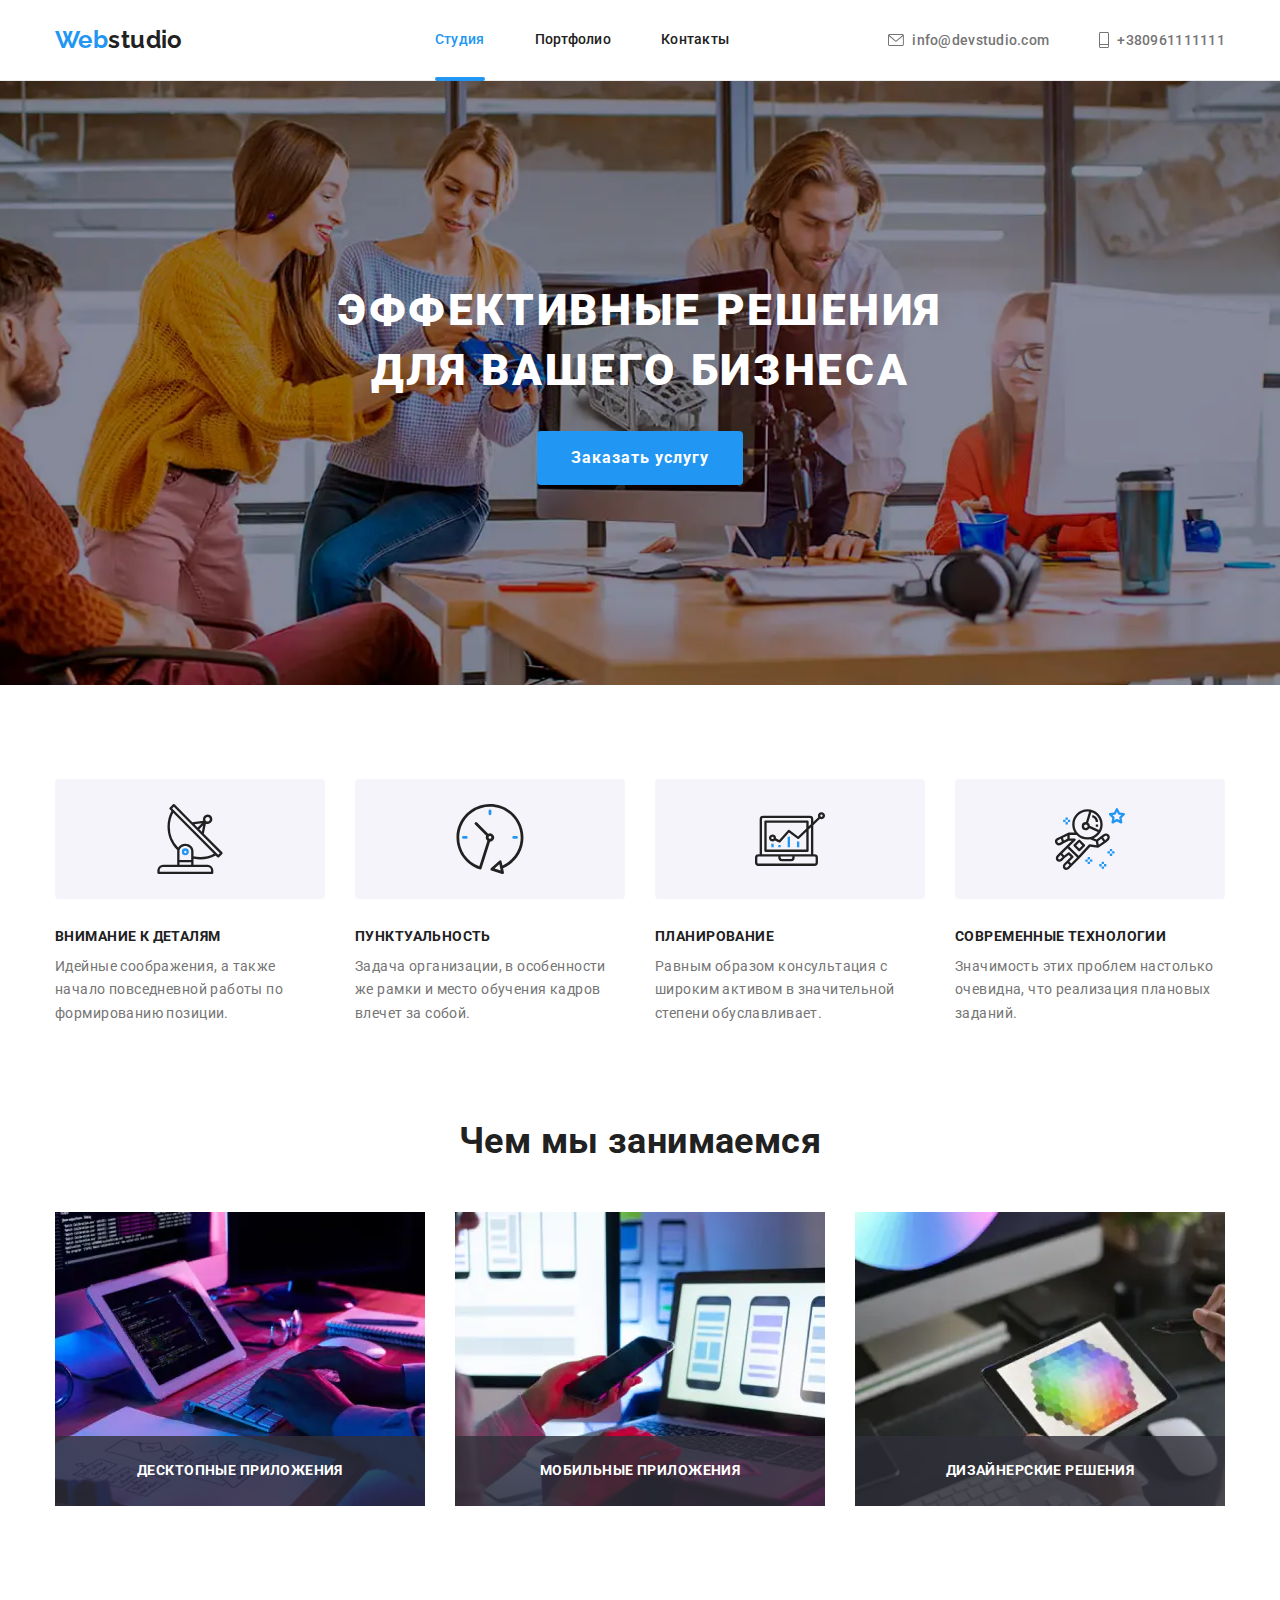
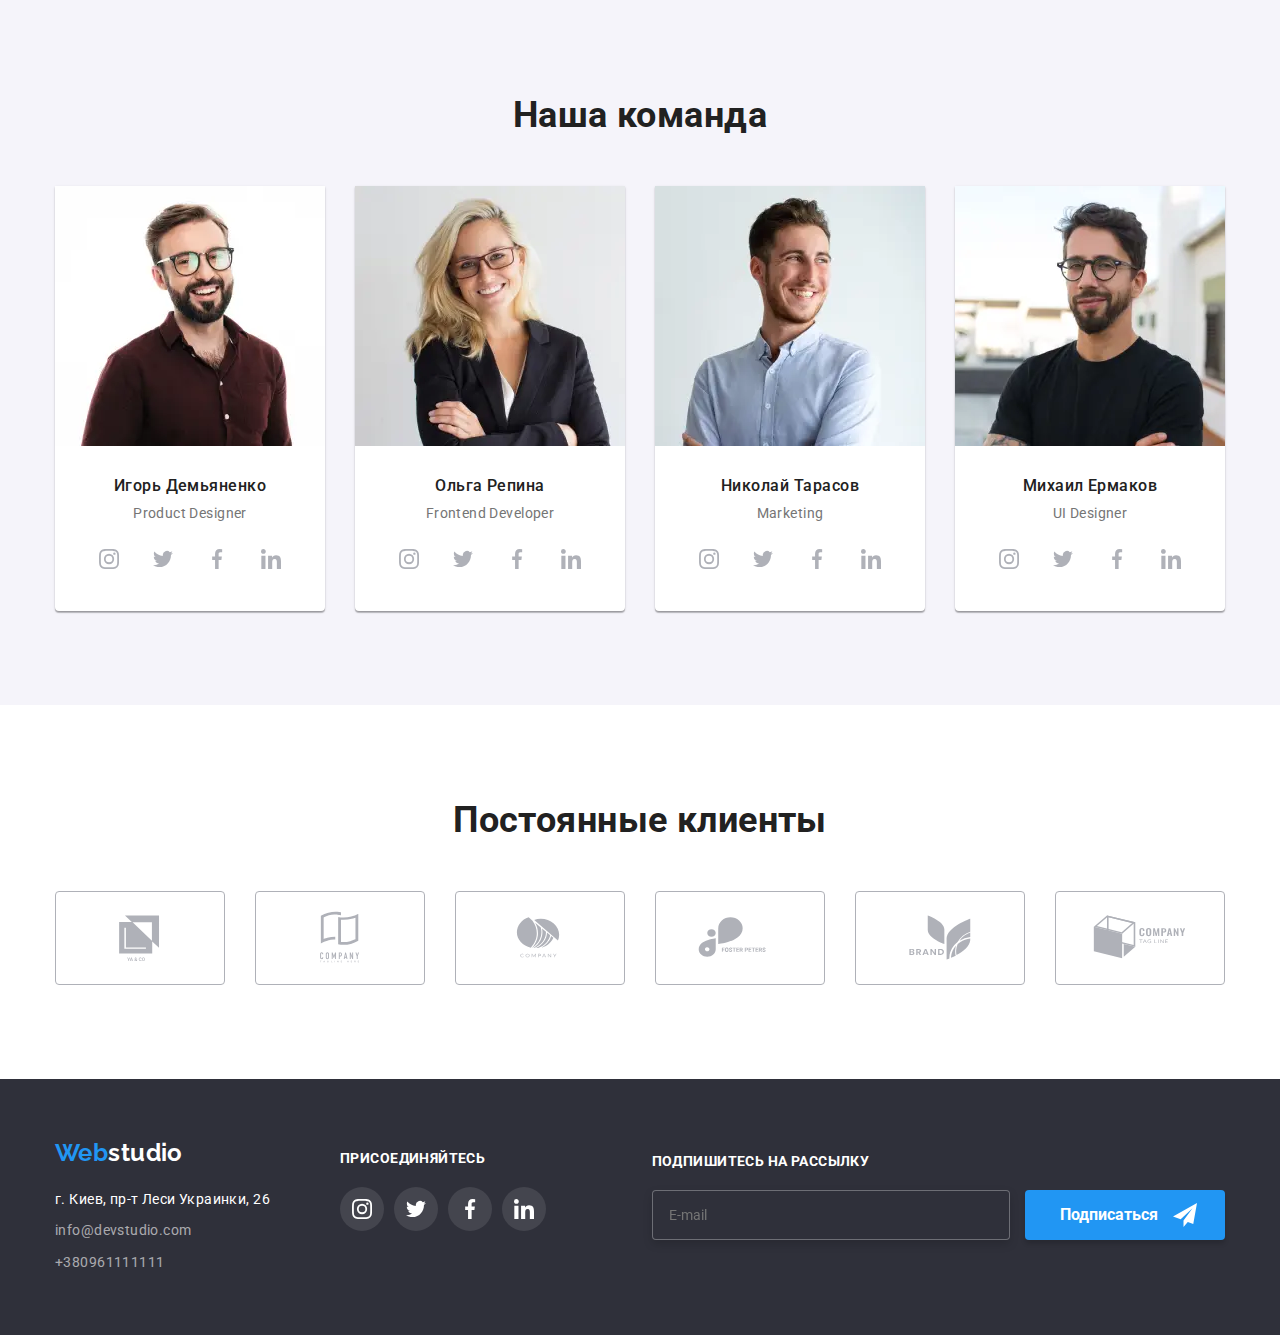
<file: index.html>
<!DOCTYPE html>
<html lang="ru">
  <head>
    <meta charset="UTF-8" />
    <meta http-equiv="X-UA-Compatible" content="IE=edge" />
    <meta name="viewport" content="width=device-width, initial-scale=1.0" />
    <title>Студия</title>

    <link rel="preconnect" href="https://fonts.gstatic.com" />
    <link
      href="https://fonts.googleapis.com/css2?family=Raleway:wght@700&family=Roboto:wght@400;500;700;900&display=swap"
      rel="stylesheet"
    />
    <link
      rel="stylesheet"
      href="https://cdnjs.cloudflare.com/ajax/libs/modern-normalize/1.0.0/modern-normalize.min.css"
    />

    <link rel="stylesheet" href="./css/main.min.css" />
  </head>
  <body>
    <!--===================HEADER================-->
    <header class="header">
      <div class="container">
        <!-- logo -->
        <a href="./" class="logo"
          >Web<span class="logo__accent-text">studio</span></a
        >
        <!-- nav -->
        <nav class="nav">
          <ul class="site-nav list">
            <li class="site-nav__item">
              <a
                href="./index.html"
                class="site-nav__link link current current-link"
                >Студия</a
              >
            </li>
            <li class="site-nav__item">
              <a
                href="./portfolio.html"
                class="site-nav__link link current-link"
              >
                Портфолио</a
              >
            </li>
            <li class="site-nav__item">
              <a href="" class="site-nav__link link current-link">Контакты</a>
            </li>
          </ul>
        </nav>

        <!-- contacts -->
        <ul class="contact-menu list">
          <li class="contact-menu__item">
            <a href="mailto:info@devstudio.com" class="contact-menu__link link">
              <svg class="contact-menu__icon" width="16px" height="12px">
                <use href="./img/symbol-defs.svg#icon-envelope"></use>
              </svg>
              info@devstudio.com</a
            >
          </li>
          <li class="contact-menu__item">
            <a href="tel:+380961111111" class="contact-menu__link link">
              <svg class="contact-menu__icon" width="10px" height="16px">
                <use href="./img/symbol-defs.svg#icon-tel"></use>
              </svg>
              +380961111111</a
            >
          </li>
        </ul>
        <!-- burger button -->
        <button type="button" class="burger-btn" data-menu-button>
          <svg class="burger-icon" width="40" height="40">
            <use href="./img/symbol-defs.svg#icon-burger-btn"></use>
          </svg>
        </button>
      </div>
      <!-- ==============  mobile menu  ============= -->
      <div class="mobile-menu" data-menu>
        <button type="button" class="mobile-menu__close-btn" data-menu-close>
          <svg class="bobile-menu__close-btn-icon" width="40" height="40">
            <use href="./img/symbol-defs.svg#icon-burger-close-btn"></use>
          </svg>
        </button>
        <div>
          <ul class="mobile-menu__list-nav list">
            <li class="mobile-menu__item-nav">
              <a href="./" class="mobile-menu__link-nav link actual">Студио</a>
            </li>
            <li class="mobile-menu__item-nav">
              <a href="./portfolio.html" class="mobile-menu__link-nav link"
                >Портфолио</a
              >
            </li>
            <li class="mobile-menu__item-nav">
              <a href="" class="mobile-menu__link-nav link">Контакты</a>
            </li>
          </ul>
        </div>

        <div>
          <ul class="mobile-menu__list-contacts list">
            <li class="mobile-menu__item-contacts">
              <a
                href="mailto:info@devstudio.com"
                class="mobile-menu__link-contacts contact link"
                >+38 096 111 11 11
              </a>
            </li>
            <li class="mobile-menu__item-contacts">
              <a
                href="tel:+380961111111"
                class="mobile-menu__link-contacts tel link"
                >info@devstudio.com</a
              >
            </li>
          </ul>
          <ul class="mobile-menu__list-network list">
            <li class="mobile-menu__item-network">
              <a href="" class="mobile-menu__link-network link">Instagram</a>
            </li>

            <li class="mobile-menu__item-network">
              <a href="" class="mobile-menu__link-network link">Twitter</a>
            </li>
            <li class="mobile-menu__item-network">
              <a href="" class="mobile-menu__link-network link">Facebook</a>
            </li>
            <li class="mobile-menu__item-network">
              <a href="" class="mobile-menu__link-network link">LinkedIn</a>
            </li>
          </ul>
        </div>
      </div>
    </header>
    <main>
      <!-- =============HERO==================== -->
      <section class="hero">
        <div class="container">
          <h1 class="hero-title">Эффективные решения для вашего бизнеса</h1>
          <button type="button" class="button" data-modal-open>
            Заказать услугу
          </button>
        </div>
      </section>
      <!-- ===============FEATURES================ -->

      <section class="section features">
        <div class="container">
          <h2 class="section-title visually-hidden">Какие мы</h2>
          <ul class="features-list list">
            <li class="features-list__item">
              <div class="features-list__image">
                <svg class="features-list__icon" width="70" height="70">
                  <use href="./img/symbol-defs.svg#icon-antenna-1"></use>
                </svg>
              </div>

              <h3 class="subtitle">Внимание к деталям</h3>
              <p class="features-description">
                Идейные соображения, а также начало повседневной работы по
                формированию позиции.
              </p>
            </li>
            <li class="features-list__item">
              <div class="features-list__image">
                <svg class="features-list__icon" width="70" height="70">
                  <use href="./img/symbol-defs.svg#icon-antenna-2"></use>
                </svg>
              </div>
              <h3 class="subtitle">Пунктуальность</h3>
              <p class="features-description">
                Задача организации, в особенности же рамки и место обучения
                кадров влечет за собой.
              </p>
            </li>
            <li class="features-list__item">
              <div class="features-list__image">
                <svg class="features-list__icon" width="70" height="70">
                  <use href="./img/symbol-defs.svg#icon-antenna-3"></use>
                </svg>
              </div>
              <h3 class="subtitle">Планирование</h3>
              <p class="features-description">
                Равным образом консультация с широким активом в значительной
                степени обуславливает.
              </p>
            </li>
            <li class="features-list__item">
              <div class="features-list__image">
                <svg class="features-list__icon" width="70" height="70">
                  <use href="./img/symbol-defs.svg#icon-antenna-4"></use>
                </svg>
              </div>
              <h3 class="subtitle">Современные технологии</h3>
              <p class="features-description">
                Значимость этих проблем настолько очевидна, что реализация
                плановых заданий.
              </p>
            </li>
          </ul>
        </div>
      </section>
      <!-- ============DEVELOPMENTS============== -->
      <section class="developments section">
        <div class="container">
          <h2 class="section-title">Чем мы занимаемся</h2>
          <ul class="develop-list list">
            <li class="develop-list__item">
              <div class="develop-list__image">
                <picture>
                  <source
                    srcset="
                      ./img/developments/developments-img-1-desktop.webp    1x,
                      ./img/developments/developments-img-1-desktop@2x.webp 2x
                    "
                    media="(min-width:1200px)"
                    type="image/webp"
                  />
                  <source
                    srcset="
                      ./img/developments/developments-img-1-desktop.jpg    1x,
                      ./img/developments/developments-img-1-desktop@2x.jpg 2x
                    "
                    media="(min-width:1200px)"
                  />
                  <img
                    src="./img/developments/developments-img-1-desktop.jpg"
                    alt="leptop"
                  />
                </picture>
                <div class="develop-list__thumb">
                  <p class="develop-list__content">Десктопные приложения</p>
                </div>
              </div>
            </li>
            <li class="develop-list__item">
              <div class="image-thumb">
                <picture>
                  <source
                    srcset="
                      ./img/developments/developments-img-2-desktop.webp    1x,
                      ./img/developments/developments-img-2-desktop@2x.webp 2x
                    "
                    media="(min-width:1200px)"
                    type="image/webp"
                  />
                  <source
                    srcset="
                      ./img/developments/developments-img-2-desktop.jpg    1x,
                      ./img/developments/developments-img-2-desktop@2x.jpg 2x
                    "
                    media="(min-width:1200px)"
                  />
                  <img
                    src="./img/developments/developments-img-2-desktop.jpg"
                    alt="phone"
                  />
                </picture>
              </div>
              <div class="develop-list__thumb">
                <p class="develop-list__content">Мобильные приложения</p>
              </div>
            </li>
            <li class="develop-list__item">
              <div class="image-thumb">
                <picture>
                  <source
                    srcset="
                      ./img/developments/developments-img-3-desktop.webp    1x,
                      ./img/developments/developments-img-3-desktop@2x.webp 2x
                    "
                    media="(min-width:1200px)"
                    type="image/webp"
                  />
                  <source
                    srcset="
                      ./img/developments/developments-img-3-desktop.jpg    1x,
                      ./img/developments/developments-img-3-desktop@2x.jpg 2x
                    "
                    media="(min-width:1200px)"
                  />
                  <img
                    src="./img/developments/developments-img-3-desktop.jpg"
                    alt="tablet"
                  />
                </picture>
              </div>
              <div class="develop-list__thumb">
                <p class="develop-list__content">Дизайнерские решения</p>
              </div>
            </li>
          </ul>
        </div>
      </section>
      <!-- ============TEAM============ -->
      <section class="section command">
        <div class="team-container container">
          <h2 class="section-title">Наша команда</h2>

          <ul class="team-list list">
            <li class="team-list__item">
              <article class="team">
                <picture>
                  <source
                    srcset="
                      ./img/team/team-img-1-desktop.webp    1x,
                      ./img/team/team-img-1-desktop@2x.webp 2x
                    "
                    media="(min-width:1200px)"
                    type="image/webp"
                  />
                  <source
                    srcset="
                      ./img/team/team-img-1-desktop.jpg    1x,
                      ./img/team/team-img-1-desktop@2x.jpg 2x
                    "
                    media="(min-width:1200px)"
                  />
                  <source
                    srcset="
                      ./img/team/team-img-1-tablet.webp    1x,
                      ./img/team/team-img-1-tablet@2x.webp 2x
                    "
                    media="(min-width:768px)"
                    type="image/webp"
                  />
                  <source
                    srcset="
                      ./img/team/team-img-1-tablet.jpg    1x,
                      ./img/team/team-img-1-tablet@2x.jpg 2x
                    "
                    media="(min-width:768px)"
                  />
                  <source
                    srcset="
                      ./img/team/team-img-1-mobile.webp    1x,
                      ./img/team/team-img-1-mobile@2x.webp 2x
                    "
                    media="(min-width:480px)"
                    type="image/webp"
                  />
                  <source
                    srcset="
                      ./img/team/team-img-1-mobile.jpg    1x,
                      ./img/team/team-img-1-mobile@2x.jpg 2x
                    "
                    media="(min-width:480px)"
                  />

                  <img
                    src="./img/team/team-img-1-mobile.jpg"
                    alt="Игорь Демьяненко"
                  />
                </picture>

                <div class="team__thumb">
                  <h3 class="team__name">Игорь Демьяненко</h3>
                  <p class="team__position">Product Designer</p>
                  <ul class="list network-list">
                    <li class="network-list__item">
                      <a
                        class="link network-list__link"
                        href="#"
                        target="_blank"
                        rel="noopener noreferre"
                      >
                        <svg
                          class="network-list__icon"
                          width="20px"
                          height="20px"
                        >
                          <use
                            href="./img/symbol-defs.svg#icon-instagram"
                          ></use>
                        </svg>
                      </a>
                    </li>
                    <li class="network-list__item">
                      <a class="link network-list__link" href="#">
                        <svg
                          class="network-list__icon"
                          width="20px"
                          height="20px"
                        >
                          <use href="./img/symbol-defs.svg#icon-twitter"></use>
                        </svg>
                      </a>
                    </li>
                    <li class="network-list__item">
                      <a
                        class="link network-list__link"
                        href="#"
                        target="_blank"
                        rel="noopener noreferre"
                      >
                        <svg
                          class="network-list__icon"
                          width="20px"
                          height="20px"
                        >
                          <use href="./img/symbol-defs.svg#icon-facebook"></use>
                        </svg>
                      </a>
                    </li>
                    <li class="network-list__item">
                      <a
                        class="link network-list__link"
                        href="#"
                        target="_blank"
                        rel="noopener noreferre"
                      >
                        <svg
                          class="network-list__icon"
                          width="20px"
                          height="20px"
                        >
                          <use href="./img/symbol-defs.svg#icon-linkedin"></use>
                        </svg>
                      </a>
                    </li>
                  </ul>
                </div>
              </article>
            </li>
            <li class="team-list__item">
              <article class="team">
                <picture>
                  <source
                    srcset="
                      ./img/team/team-img-2-desktop.webp    1x,
                      ./img/team/team-img-2-desktop@2x.webp 2x
                    "
                    media="(min-width:1200px)"
                    type="image/webp"
                  />
                  <source
                    srcset="
                      ./img/team/team-img-2-desktop.jpg    1x,
                      ./img/team/team-img-2-desktop@2x.jpg 2x
                    "
                    media="(min-width:1200px)"
                  />
                  <source
                    srcset="
                      ./img/team/team-img-2-tablet.webp    1x,
                      ./img/team/team-img-2-tablet@2x.webp 2x
                    "
                    media="(min-width:768px)"
                    type="image/webp"
                  />
                  <source
                    srcset="
                      ./img/team/team-img-2-tablet.jpg    1x,
                      ./img/team/team-img-2-tablet@2x.jpg 2x
                    "
                    media="(min-width:768px)"
                  />
                  <source
                    srcset="
                      ./img/team/team-img-2-mobile.webp    1x,
                      ./img/team/team-img-2-mobile@2x.webp 2x
                    "
                    media="(min-width:480px)"
                    type="image/webp"
                  />
                  <source
                    srcset="
                      ./img/team/team-img-2-mobile.jpg    1x,
                      ./img/team/team-img-2-mobile@2x.jpg 2x
                    "
                    media="(min-width:480px)"
                  />

                  <img
                    src="./img/team/team-img-2-mobile.jpg"
                    alt="Ольга Репина"
                  />
                </picture>
                <div class="team__thumb">
                  <h3 class="team__name">Ольга Репина</h3>
                  <p class="team__position">Frontend Developer</p>
                  <ul class="list network-list">
                    <li class="network-list__item">
                      <a
                        class="link network-list__link"
                        href="#"
                        target="_blank"
                        rel="noopener noreferre"
                      >
                        <svg
                          class="network-list__icon"
                          width="20px"
                          height="20px"
                        >
                          <use
                            href="./img/symbol-defs.svg#icon-instagram"
                          ></use>
                        </svg>
                      </a>
                    </li>
                    <li class="network-list__item">
                      <a class="link network-list__link" href="#">
                        <svg
                          class="network-list__icon"
                          width="20px"
                          height="20px"
                        >
                          <use href="./img/symbol-defs.svg#icon-twitter"></use>
                        </svg>
                      </a>
                    </li>
                    <li class="network-list__item">
                      <a
                        class="link network-list__link"
                        href="#"
                        target="_blank"
                        rel="noopener noreferre"
                      >
                        <svg
                          class="network-list__icon"
                          width="20px"
                          height="20px"
                        >
                          <use href="./img/symbol-defs.svg#icon-facebook"></use>
                        </svg>
                      </a>
                    </li>
                    <li class="network-list__item">
                      <a
                        class="link network-list__link"
                        href="#"
                        target="_blank"
                        rel="noopener noreferre"
                      >
                        <svg
                          class="network-list__icon"
                          width="20px"
                          height="20px"
                        >
                          <use href="./img/symbol-defs.svg#icon-linkedin"></use>
                        </svg>
                      </a>
                    </li>
                  </ul>
                </div>
              </article>
            </li>
            <li class="team-list__item">
              <article class="team">
                <picture>
                  <source
                    srcset="
                      ./img/team/team-img-3-desktop.webp    1x,
                      ./img/team/team-img-3-desktop@2x.webp 2x
                    "
                    media="(min-width:1200px)"
                    type="image/webp"
                  />
                  <source
                    srcset="
                      ./img/team/team-img-3-desktop.jpg    1x,
                      ./img/team/team-img-3-desktop@2x.jpg 2x
                    "
                    media="(min-width:1200px)"
                  />
                  <source
                    srcset="
                      ./img/team/team-img-3-tablet.webp    1x,
                      ./img/team/team-img-3-tablet@2x.webp 2x
                    "
                    media="(min-width:768px)"
                    type="image/webp"
                  />
                  <source
                    srcset="
                      ./img/team/team-img-3-tablet.jpg    1x,
                      ./img/team/team-img-3-tablet@2x.jpg 2x
                    "
                    media="(min-width:768px)"
                  />
                  <source
                    srcset="
                      ./img/team/team-img-3-mobile.webp    1x,
                      ./img/team/team-img-3-mobile@2x.webp 2x
                    "
                    media="(min-width:480px)"
                    type="image/webp"
                  />
                  <source
                    srcset="
                      ./img/team/team-img-3-mobile.jpg    1x,
                      ./img/team/team-img-3-mobile@2x.jpg 2x
                    "
                    media="(min-width:480px)"
                  />

                  <img
                    src="./img/team/team-img-3-mobile.jpg"
                    alt="Николай Тарасов"
                  />
                </picture>
                <div class="team__thumb">
                  <h3 class="team__name">Николай Тарасов</h3>
                  <p class="team__position">Marketing</p>
                  <ul class="list network-list">
                    <li class="network-list__item">
                      <a
                        class="link network-list__link"
                        href="#"
                        target="_blank"
                        rel="noopener noreferre"
                      >
                        <svg
                          class="network-list__icon"
                          width="20px"
                          height="20px"
                        >
                          <use
                            href="./img/symbol-defs.svg#icon-instagram"
                          ></use>
                        </svg>
                      </a>
                    </li>
                    <li class="network-list__item">
                      <a class="link network-list__link" href="#">
                        <svg
                          class="network-list__icon"
                          width="20px"
                          height="20px"
                        >
                          <use href="./img/symbol-defs.svg#icon-twitter"></use>
                        </svg>
                      </a>
                    </li>
                    <li class="network-list__item">
                      <a
                        class="link network-list__link"
                        href="#"
                        target="_blank"
                        rel="noopener noreferre"
                      >
                        <svg
                          class="network-list__icon"
                          width="20px"
                          height="20px"
                        >
                          <use href="./img/symbol-defs.svg#icon-facebook"></use>
                        </svg>
                      </a>
                    </li>
                    <li class="network-list__item">
                      <a
                        class="link network-list__link"
                        href="#"
                        target="_blank"
                        rel="noopener noreferre"
                      >
                        <svg
                          class="network-list__icon"
                          width="20px"
                          height="20px"
                        >
                          <use href="./img/symbol-defs.svg#icon-linkedin"></use>
                        </svg>
                      </a>
                    </li>
                  </ul>
                </div>
              </article>
            </li>
            <li class="team-list__item">
              <article class="team">
                <picture>
                  <source
                    srcset="
                      ./img/team/team-img-4-desktop.webp    1x,
                      ./img/team/team-img-4-desktop@2x.webp 2x
                    "
                    media="(min-width:1200px)"
                    type="image/webp"
                  />
                  <source
                    srcset="
                      ./img/team/team-img-4-desktop.jpg    1x,
                      ./img/team/team-img-4-desktop@2x.jpg 2x
                    "
                    media="(min-width:1200px)"
                  />
                  <source
                    srcset="
                      ./img/team/team-img-4-tablet.webp    1x,
                      ./img/team/team-img-4-tablet@2x.webp 2x
                    "
                    media="(min-width:768px)"
                    type="image/webp"
                  />
                  <source
                    srcset="
                      ./img/team/team-img-4-tablet.jpg    1x,
                      ./img/team/team-img-4-tablet@2x.jpg 2x
                    "
                    media="(min-width:768px)"
                  />
                  <source
                    srcset="
                      ./img/team/team-img-4-mobile.webp    1x,
                      ./img/team/team-img-4-mobile@2x.webp 2x
                    "
                    media="(min-width:480px)"
                    type="image/webp"
                  />
                  <source
                    srcset="
                      ./img/team/team-img-4-mobile.jpg    1x,
                      ./img/team/team-img-4-mobile@2x.jpg 2x
                    "
                    media="(min-width:480px)"
                  />

                  <img
                    src="./img/team/team-img-4-mobile.jpg"
                    alt="Михаил Ермаков"
                  />
                </picture>
                <div class="team__thumb">
                  <h3 class="team__name">Михаил Ермаков</h3>
                  <p class="team__position">UI Designer</p>
                  <ul class="list network-list">
                    <li class="network-list__item">
                      <a
                        class="link network-list__link"
                        href="#"
                        target="_blank"
                        rel="noopener noreferre"
                      >
                        <svg
                          class="network-list__icon"
                          width="20px"
                          height="20px"
                        >
                          <use
                            href="./img/symbol-defs.svg#icon-instagram"
                          ></use>
                        </svg>
                      </a>
                    </li>
                    <li class="network-list__item">
                      <a class="link network-list__link" href="#">
                        <svg
                          class="network-list__icon"
                          width="20px"
                          height="20px"
                        >
                          <use href="./img/symbol-defs.svg#icon-twitter"></use>
                        </svg>
                      </a>
                    </li>
                    <li class="network-list__item">
                      <a
                        class="link network-list__link"
                        href="#"
                        target="_blank"
                        rel="noopener noreferre"
                      >
                        <svg
                          class="network-list__icon"
                          width="20px"
                          height="20px"
                        >
                          <use href="./img/symbol-defs.svg#icon-facebook"></use>
                        </svg>
                      </a>
                    </li>
                    <li class="network-list__item">
                      <a
                        class="link network-list__link"
                        href="#"
                        target="_blank"
                        rel="noopener noreferre"
                      >
                        <svg
                          class="network-list__icon"
                          width="20px"
                          height="20px"
                        >
                          <use href="./img/symbol-defs.svg#icon-linkedin"></use>
                        </svg>
                      </a>
                    </li>
                  </ul>
                </div>
              </article>
            </li>
          </ul>
        </div>
      </section>
      <!-- =============REGULAR CUSTOMERS====================== -->
      <section class="section">
        <div class="container">
          <h2 class="section-title">Постоянные клиенты</h2>
          <ul class="list regular-customers">
            <li class="regular-customer__item">
              <a
                class="link regular-customer__logo"
                href="#"
                target="_blank"
                rel="noopener noreferre"
              >
                <svg class="regular-customer__icon" width="106px" height="60px">
                  <use href="./img/symbol-defs.svg#icon-Logo-1"></use>
                </svg>
              </a>
            </li>
            <li class="regular-customer__item">
              <a
                class="link regular-customer__logo"
                href="#"
                target="_blank"
                rel="noopener noreferre"
              >
                <svg class="regular-customer__icon" width="106px" height="60px">
                  <use href="./img/symbol-defs.svg#icon-Logo-2"></use>
                </svg>
              </a>
            </li>
            <li class="regular-customer__item">
              <a
                class="link regular-customer__logo"
                href="#"
                target="_blank"
                rel="noopener noreferre"
              >
                <svg class="regular-customer__icon" width="106px" height="60px">
                  <use href="./img/symbol-defs.svg#icon-Logo-3"></use>
                </svg>
              </a>
            </li>
            <li class="regular-customer__item">
              <a
                class="link regular-customer__logo"
                href="#"
                target="_blank"
                rel="noopener noreferre"
              >
                <svg class="regular-customer__icon" width="106px" height="60px">
                  <use href="./img/symbol-defs.svg#icon-Logo-4"></use>
                </svg>
              </a>
            </li>
            <li class="regular-customer__item">
              <a
                class="link regular-customer__logo"
                href="#"
                target="_blank"
                rel="noopener noreferre"
              >
                <svg class="regular-customer__icon" width="106px" height="60px">
                  <use href="./img/symbol-defs.svg#icon-Logo-5"></use>
                </svg>
              </a>
            </li>
            <li class="regular-customer__item">
              <a
                class="link regular-customer__logo"
                href="#"
                target="_blank"
                rel="noopener noreferre"
              >
                <svg class="regular-customer__icon" width="106px" height="60px">
                  <use href="./img/symbol-defs.svg#icon-Logo-6"></use>
                </svg>
              </a>
            </li>
          </ul>
        </div>
      </section>
    </main>
    <!-- ==============FOOTER======================= -->
    <footer class="footer">
      <div class="container footer-container">
        <div class="footer-conteiner__parts">
          <div class="footer-container__part">
            <a href="./" class="logo"
              >Web <span class="logo__footer-text">studio</span></a
            >
            <address class="address">
              <ul class="adrress__list list">
                <li class="address__item">г. Киев, пр-т Леси Украинки, 26</li>
                <li class="address__item">
                  <a href="mailto:info@devstudio.com" class="address__link link"
                    >info@devstudio.com</a
                  >
                </li>
                <li class="address__item">
                  <a href="tel:+38096111111" class="address__link link"
                    >+380961111111</a
                  >
                </li>
              </ul>
            </address>
          </div>
          <div class="footer-container__part">
            <h3 class="subtitle">Присоединяйтесь</h3>

            <ul class="list network-list-footer">
              <li class="network-list-footer__item">
                <a
                  class="link network-list-footer__link"
                  href="#"
                  target="_blank"
                  rel="noopener noreferre"
                >
                  <svg
                    class="network-list-footer__icon"
                    width="20px"
                    height="20px"
                  >
                    <use href="./img/symbol-defs.svg#icon-instagram"></use>
                  </svg>
                </a>
              </li>
              <li class="network-list-footer__item">
                <a
                  class="link network-list-footer__link"
                  href="#"
                  target="_blank"
                  rel="noopener noreferre"
                >
                  <svg
                    class="network-list-footer__icon"
                    width="20px"
                    height="20px"
                  >
                    <use href="./img/symbol-defs.svg#icon-twitter"></use>
                  </svg>
                </a>
              </li>
              <li class="network-list-footer__item">
                <a
                  class="link network-list-footer__link"
                  href="#"
                  target="_blank"
                  rel="noopener noreferre"
                >
                  <svg
                    class="network-list-footer__icon"
                    width="20px"
                    height="20px"
                  >
                    <use href="./img/symbol-defs.svg#icon-facebook"></use>
                  </svg>
                </a>
              </li>
              <li class="network-list-footer__item">
                <a
                  class="link network-list-footer__link"
                  href="#"
                  target="_blank"
                  rel="noopener noreferre"
                >
                  <svg
                    class="network-list-footer__icon"
                    width="20px"
                    height="20px"
                  >
                    <use href="./img/symbol-defs.svg#icon-linkedin"></use>
                  </svg>
                </a>
              </li>
            </ul>
          </div>
        </div>

        <form class="footer-form" autocomplete="off">
          <label>
            <b class="footer-form__label">Подпишитесь на рассылку</b>
            <input
              type="email"
              class="footer-form__input"
              name="mail"
              placeholder="E-mail"
            />
          </label>
          <button type="submit" class="footer-form__btn">
            Подписаться
            <svg class="footer-form__icon" width="24" height="24">
              <use href="./img/symbol-defs.svg#icon-icon-send"></use>
            </svg>
          </button>
        </form>
      </div>
    </footer>
    <!-- ==============MODAL WINDOW=============== -->
    <!-- <div class="backdrop is-hidden" data-modal>
      <div class="modal">
        <button type="button" class="modal__btn-close" data-modal-close>
          <svg class="modal__icon" width="14" height="14">
            <use href="./img/symbol-defs.svg#icon-close-black"></use>
          </svg>
        </button>
        <form class="form" autocomplete="off">
          <p class="form__offer">Оставьте свои данные, мы вам перезвоним</p>
          <label class="form__field">
            <span class="form__label">Имя</span>
            <input type="text" class="form__input" name="name" />
            <svg class="form__icon" width="18" height="18">
              <use href="./img/symbol-defs.svg#icon-person-black"></use>
            </svg>
          </label>
          <label class="form__field">
            <span class="form__label">Телефон</span>
            <input type="tel" class="form__input" name="tel" />
            <svg class="form__icon" width="18" height="18">
              <use href="./img/symbol-defs.svg#icon-phone-black"></use>
            </svg>
          </label>
          <label class="form__field">
            <span class="form__label">Почта</span>
            <input type="email" class="form__input" name="mail" />
            <svg class="form__icon" width="18" height="18">
              <use href="./img/symbol-defs.svg#icon-email-black"></use>
            </svg>
          </label>
          <label class="form__field">
            <span class="form__label">Коментарий</span>
            <textarea
              name="comment"
              class="form__textarea"
              placeholder="Введите текст"
            ></textarea>
          </label>
          <label class="form__chackbox">
            <input
              type="checkbox"
              name="polise"
              class="form__checkbox-hidden visually-hidden"
            />

            <svg class="form__checkbox-icon" width="16" height="15">
              <use href="./img/symbol-defs.svg#icon-icon-check"></use>
            </svg>
            Соглашаюсь с рассылкой и принимаю
            <a href="" class="form__checkbox-link">Условия договора</a>
          </label>

          <button type="submit" class="form__btn-submit">Отправить</button>
        </form>
      </div>
    </div> -->
    <script src="./js/mobile-menu.js"></script>
    <script src="./js/modal.js"></script>
  </body>
</html>
</file>
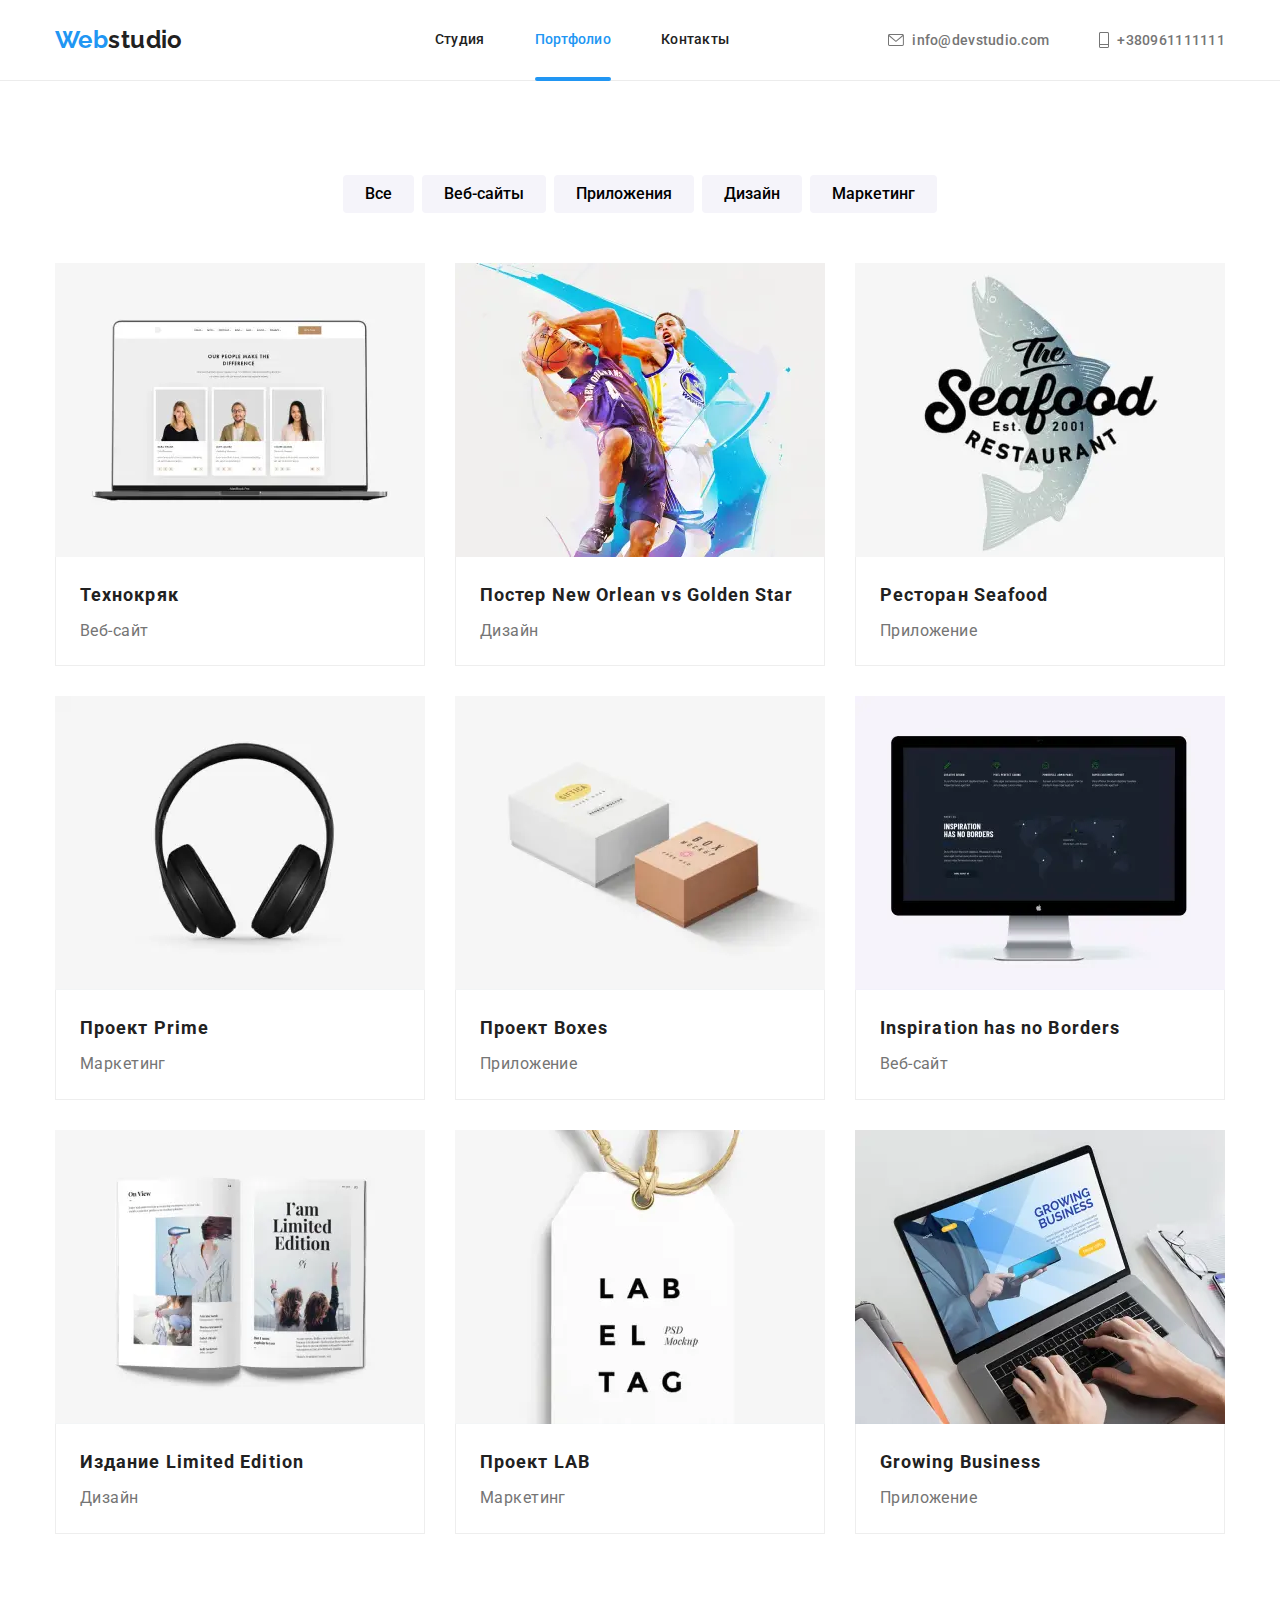
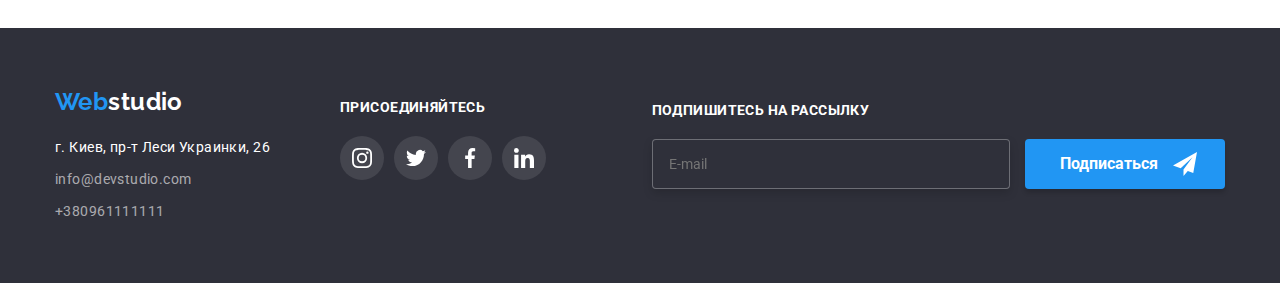
<file: portfolio.html>
<!DOCTYPE html>
<html lang="en">
  <head>
    <meta charset="UTF-8" />
    <meta http-equiv="X-UA-Compatible" content="IE=edge" />
    <meta name="viewport" content="width=device-width, initial-scale=1.0" />
    <title>Портфолио</title>
    <link rel="preconnect" href="https://fonts.gstatic.com" />
    <link
      href="https://fonts.googleapis.com/css2?family=Raleway:wght@700&family=Roboto:wght@400;500;700;900&display=swap"
      rel="stylesheet"
    />
    <link
      rel="stylesheet"
      href="https://cdnjs.cloudflare.com/ajax/libs/modern-normalize/1.0.0/modern-normalize.min.css"
    />
    <link rel="stylesheet" href="./css/portfolio.min.css" />
  </head>
  <body>
    <!-- header -->
    <header class="header">
      <div class="container">
        <!-- logo -->
        <a href="./" class="logo"
          >Web<span class="logo__accent-text">studio</span></a
        >
        <!-- nav -->
        <nav class="nav">
          <ul class="site-nav list">
            <li class="site-nav__item">
              <a href="./index.html" class="site-nav__link link current-link"
                >Студия</a
              >
            </li>
            <li class="site-nav__item">
              <a
                href="./portfolio.html"
                class="site-nav__link link current current-link"
              >
                Портфолио</a
              >
            </li>
            <li class="site-nav__item">
              <a href="" class="site-nav__link link current-link">Контакты</a>
            </li>
          </ul>
        </nav>

        <!-- contacts -->
        <ul class="contact-menu list">
          <li class="contact-menu__item">
            <a href="mailto:info@devstudio.com" class="contact-menu__link link">
              <svg class="contact-menu__icon" width="16px" height="12px">
                <use href="./img/symbol-defs.svg#icon-envelope"></use>
              </svg>
              info@devstudio.com</a
            >
          </li>
          <li class="contact-menu__item">
            <a href="tel:+380961111111" class="contact-menu__link link">
              <svg class="contact-menu__icon" width="10px" height="16px">
                <use href="./img/symbol-defs.svg#icon-tel"></use>
              </svg>
              +380961111111</a
            >
          </li>
        </ul>
        <!-- burger button -->
        <button type="button" class="burger-btn" data-menu-button>
          <svg class="burger-icon" width="40" height="40">
            <use href="./img/symbol-defs.svg#icon-burger-btn"></use>
          </svg>
        </button>
      </div>
      <!-- ==============  mobile menu  ============= -->
      <div class="mobile-menu" data-menu>
        <button type="button" class="mobile-menu__close-btn" data-menu-close>
          <svg class="bobile-menu__close-btn-icon" width="40" height="40">
            <use href="./img/symbol-defs.svg#icon-burger-close-btn"></use>
          </svg>
        </button>
        <ul class="mobile-menu__list-nav list">
          <li class="mobile-menu__item-nav">
            <a href="./" class="mobile-menu__link-nav link">Студио</a>
          </li>
          <li class="mobile-menu__item-nav">
            <a href="./portfolio.html" class="mobile-menu__link-nav link actual"
              >Портфолио</a
            >
          </li>
          <li class="mobile-menu__item-nav">
            <a href="" class="mobile-menu__link-nav link">Контакты</a>
          </li>
        </ul>
        <ul class="mobile-menu__list-contacts list">
          <li class="mobile-menu__item-contacts">
            <a
              href="mailto:info@devstudio.com"
              class="mobile-menu__link-contacts contact link"
              >+38 096 111 11 11
            </a>
          </li>
          <li class="mobile-menu__item-contacts">
            <a
              href="tel:+380961111111"
              class="mobile-menu__link-contacts tel link"
              >info@devstudio.com</a
            >
          </li>
        </ul>
        <ul class="mobile-menu__list-network list">
          <li class="mobile-menu__item-network">
            <a href="" class="mobile-menu__link-network link">Instagram</a>
          </li>

          <li class="mobile-menu__item-network">
            <a href="" class="mobile-menu__link-network link">Twitter</a>
          </li>
          <li class="mobile-menu__item-network">
            <a href="" class="mobile-menu__link-network link">Facebook</a>
          </li>
          <li class="mobile-menu__item-network">
            <a href="" class="mobile-menu__link-network link">LinkedIn</a>
          </li>
        </ul>
      </div>
    </header>

    <main>
      <section class="section">
        <div class="container">
          <h2 class="section-title visually-hidden">Portfolio-section</h2>

          <ul class="filter list">
            <li class="filter__item">
              <button type="button" class="filter__button">Все</button>
            </li>
            <li class="filter__item">
              <button type="button" class="filter__button">Веб-сайты</button>
            </li>
            <li class="filter__item">
              <button type="button" class="filter__button">Приложения</button>
            </li>
            <li class="filter__item">
              <button type="button" class="filter__button">Дизайн</button>
            </li>
            <li class="filter__item">
              <button type="button" class="filter__button">Маркетинг</button>
            </li>
          </ul>

          <!-- portfolio cardset -->

          <ul class="card-set list">
            <li class="card-set__item">
              <a href="" class="card-set__link link"
                ><article class="product">
                  <div class="product__image">
                    <picture>
                      <source
                        srcset="
                          ./img/portfolio/portfolio-img-1-desktop.webp    1x,
                          ./img/portfolio/portfolio-img-1-desktop@2x.webp 2x
                        "
                        media="(min-width:1200px)"
                        type="image/webp"
                      />
                      <source
                        srcset="
                          ./img/portfolio/portfolio-img-1-desktop.jpg    1x,
                          ./img/portfolio/portfolio-img-1-desktop@2x.jpg 2x
                        "
                        media="(min-width:1200px)"
                      />
                      <source
                        srcset="
                          ./img/portfolio/portfolio-img-1-tablet.webp    1x,
                          ./img/portfolio/portfolio-img-1-tablet@2x.webp 2x
                        "
                        media="(min-width:768px)"
                        type="image/webp"
                      />
                      <source
                        srcset="
                          ./img/portfolio/portfolio-img-1-tablet.jpg    1x,
                          ./img/portfolio/portfolio-img-1-tablet@2x.jpg 2x
                        "
                        media="(min-width:768px)"
                      />
                      <source
                        srcset="
                          ./img/portfolio/portfolio-img-1-mobile.webp    1x,
                          ./img/portfolio/portfolio-img-1-mobile@2x.webp 2x
                        "
                        media="(min-width:480px)"
                        type="image/webp"
                      />
                      <source
                        srcset="
                          ./img/portfolio/portfolio-img-1-mobile.jpg    1x,
                          ./img/portfolio/portfolio-img-1-mobile@2x.jpg 2x
                        "
                        media="(min-width:480px)"
                      />

                      <img
                        src="./img/portfolio/portfolio-img-1-mobile.jpg"
                        alt="Игорь Демьяненко"
                      />
                    </picture>
                    <div class="product__overlay">
                      <p class="product__overlay-description">
                        Технокряк это современная площадка распространения
                        коронавируса. Компании используют эту платформу для
                        цифрового шпионажа и атак на защищённые сервера
                        конкурентов.
                      </p>
                    </div>
                  </div>

                  <div class="product__meta">
                    <h3 class="product__company">Технокряк</h3>
                    <p class="product__project">Веб-сайт</p>
                  </div>
                </article>
              </a>
            </li>
            <li class="card-set__item">
              <a href="" class="card-set__link link"
                ><article class="product">
                  <div class="product__image">
                    <picture>
                      <source
                        srcset="
                          ./img/portfolio/portfolio-img-2-desktop.webp    1x,
                          ./img/portfolio/portfolio-img-2-desktop@2x.webp 2x
                        "
                        media="(min-width:1200px)"
                        type="image/webp"
                      />
                      <source
                        srcset="
                          ./img/portfolio/portfolio-img-2-desktop.jpg    1x,
                          ./img/portfolio/portfolio-img-2-desktop@2x.jpg 2x
                        "
                        media="(min-width:1200px)"
                      />
                      <source
                        srcset="
                          ./img/portfolio/portfolio-img-2-tablet.webp    1x,
                          ./img/portfolio/portfolio-img-2-tablet@2x.webp 2x
                        "
                        media="(min-width:768px)"
                        type="image/webp"
                      />
                      <source
                        srcset="
                          ./img/portfolio/portfolio-img-2-tablet.jpg    1x,
                          ./img/portfolio/portfolio-img-2-tablet@2x.jpg 2x
                        "
                        media="(min-width:768px)"
                      />
                      <source
                        srcset="
                          ./img/portfolio/portfolio-img-2-mobile.webp    1x,
                          ./img/portfolio/portfolio-img-2-mobile@2x.webp 2x
                        "
                        media="(min-width:480px)"
                        type="image/webp"
                      />
                      <source
                        srcset="
                          ./img/portfolio/portfolio-img-2-mobile.jpg    1x,
                          ./img/portfolio/portfolio-img-2-mobile@2x.jpg 2x
                        "
                        media="(min-width:480px)"
                      />

                      <img
                        src="./img/portfolio/portfolio-img-2-mobile.jpg"
                        alt="Игорь Демьяненко"
                      />
                    </picture>
                    <div class="product__overlay">
                      <p class="product__overlay-description">
                        Технокряк это современная площадка распространения
                        коронавируса. Компании используют эту платформу для
                        цифрового шпионажа и атак на защищённые сервера
                        конкурентов.
                      </p>
                    </div>
                  </div>
                  <div class="product__meta">
                    <h3 class="product__company">
                      Постер New Orlean vs Golden Star
                    </h3>

                    <p class="product__project">Дизайн</p>
                  </div>
                </article>
              </a>
            </li>
            <li class="card-set__item">
              <a href="" class="card-set__link link"
                ><article class="product">
                  <div class="product__image">
                    <picture>
                      <source
                        srcset="
                          ./img/portfolio/portfolio-img-3-desktop.webp    1x,
                          ./img/portfolio/portfolio-img-3-desktop@2x.webp 2x
                        "
                        media="(min-width:1200px)"
                        type="image/webp"
                      />
                      <source
                        srcset="
                          ./img/portfolio/portfolio-img-3-desktop.jpg    1x,
                          ./img/portfolio/portfolio-img-3-desktop@2x.jpg 2x
                        "
                        media="(min-width:1200px)"
                      />
                      <source
                        srcset="
                          ./img/portfolio/portfolio-img-3-tablet.webp    1x,
                          ./img/portfolio/portfolio-img-3-tablet@2x.webp 2x
                        "
                        media="(min-width:768px)"
                        type="image/webp"
                      />
                      <source
                        srcset="
                          ./img/portfolio/portfolio-img-3-tablet.jpg    1x,
                          ./img/portfolio/portfolio-img-3-tablet@2x.jpg 2x
                        "
                        media="(min-width:768px)"
                      />
                      <source
                        srcset="
                          ./img/portfolio/portfolio-img-3-mobile.webp    1x,
                          ./img/portfolio/portfolio-img-3-mobile@2x.webp 2x
                        "
                        media="(min-width:480px)"
                        type="image/webp"
                      />
                      <source
                        srcset="
                          ./img/portfolio/portfolio-img-3-mobile.jpg    1x,
                          ./img/portfolio/portfolio-img-3-mobile@2x.jpg 2x
                        "
                        media="(min-width:480px)"
                      />

                      <img
                        src="./img/portfolio/portfolio-img-3-mobile.jpg"
                        alt="Игорь Демьяненко"
                      />
                    </picture>
                    <div class="product__overlay">
                      <p class="product__overlay-description">
                        Технокряк это современная площадка распространения
                        коронавируса. Компании используют эту платформу для
                        цифрового шпионажа и атак на защищённые сервера
                        конкурентов.
                      </p>
                    </div>
                  </div>
                  <div class="product__meta">
                    <h3 class="product__company">Ресторан Seafood</h3>
                    <p class="product__project">Приложение</p>
                  </div>
                </article>
              </a>
            </li>
            <li class="card-set__item">
              <a href="" class="card-set__link link"
                ><article class="product">
                  <div class="product__image">
                    <picture>
                      <source
                        srcset="
                          ./img/portfolio/portfolio-img-4-desktop.webp    1x,
                          ./img/portfolio/portfolio-img-4-desktop@2x.webp 2x
                        "
                        media="(min-width:1200px)"
                        type="image/webp"
                      />
                      <source
                        srcset="
                          ./img/portfolio/portfolio-img-4-desktop.jpg    1x,
                          ./img/portfolio/portfolio-img-4-desktop@2x.jpg 2x
                        "
                        media="(min-width:1200px)"
                      />
                      <source
                        srcset="
                          ./img/portfolio/portfolio-img-4-tablet.webp    1x,
                          ./img/portfolio/portfolio-img-4-tablet@2x.webp 2x
                        "
                        media="(min-width:768px)"
                        type="image/webp"
                      />
                      <source
                        srcset="
                          ./img/portfolio/portfolio-img-4-tablet.jpg    1x,
                          ./img/portfolio/portfolio-img-4-tablet@2x.jpg 2x
                        "
                        media="(min-width:768px)"
                      />
                      <source
                        srcset="
                          ./img/portfolio/portfolio-img-4-mobile.webp    1x,
                          ./img/portfolio/portfolio-img-4-mobile@2x.webp 2x
                        "
                        media="(min-width:480px)"
                        type="image/webp"
                      />
                      <source
                        srcset="
                          ./img/portfolio/portfolio-img-4-mobile.jpg    1x,
                          ./img/portfolio/portfolio-img-4-mobile@2x.jpg 2x
                        "
                        media="(min-width:480px)"
                      />

                      <img
                        src="./img/portfolio/portfolio-img-4-mobile.jpg"
                        alt="Игорь Демьяненко"
                      />
                    </picture>
                    <div class="product__overlay">
                      <p class="product__overlay-description">
                        Технокряк это современная площадка распространения
                        коронавируса. Компании используют эту платформу для
                        цифрового шпионажа и атак на защищённые сервера
                        конкурентов.
                      </p>
                    </div>
                  </div>
                  <div class="product__meta">
                    <h3 class="product__company">Проект Prime</h3>
                    <p class="product__project">Маркетинг</p>
                  </div>
                </article>
              </a>
            </li>
            <li class="card-set__item">
              <a href="" class="card-set__link link"
                ><article class="product">
                  <div class="product__image">
                    <picture>
                      <source
                        srcset="
                          ./img/portfolio/portfolio-img-5-desktop.webp    1x,
                          ./img/portfolio/portfolio-img-5-desktop@2x.webp 2x
                        "
                        media="(min-width:1200px)"
                        type="image/webp"
                      />
                      <source
                        srcset="
                          ./img/portfolio/portfolio-img-5-desktop.jpg    1x,
                          ./img/portfolio/portfolio-img-5-desktop@2x.jpg 2x
                        "
                        media="(min-width:1200px)"
                      />
                      <source
                        srcset="
                          ./img/portfolio/portfolio-img-5-tablet.webp    1x,
                          ./img/portfolio/portfolio-img-5-tablet@2x.webp 2x
                        "
                        media="(min-width:768px)"
                        type="image/webp"
                      />
                      <source
                        srcset="
                          ./img/portfolio/portfolio-img-5-tablet.jpg    1x,
                          ./img/portfolio/portfolio-img-5-tablet@2x.jpg 2x
                        "
                        media="(min-width:768px)"
                      />
                      <source
                        srcset="
                          ./img/portfolio/portfolio-img-5-mobile.webp    1x,
                          ./img/portfolio/portfolio-img-5-mobile@2x.webp 2x
                        "
                        media="(min-width:480px)"
                        type="image/webp"
                      />
                      <source
                        srcset="
                          ./img/portfolio/portfolio-img-5-mobile.jpg    1x,
                          ./img/portfolio/portfolio-img-5-mobile@2x.jpg 2x
                        "
                        media="(min-width:480px)"
                      />

                      <img
                        src="./img/portfolio/portfolio-img-5-mobile.jpg"
                        alt="Игорь Демьяненко"
                      />
                    </picture>
                    <div class="product__overlay">
                      <p class="product__overlay-description">
                        Технокряк это современная площадка распространения
                        коронавируса. Компании используют эту платформу для
                        цифрового шпионажа и атак на защищённые сервера
                        конкурентов.
                      </p>
                    </div>
                  </div>
                  <div class="product__meta">
                    <h3 class="product__company">Проект Boxes</h3>
                    <p class="product__project">Приложение</p>
                  </div>
                </article>
              </a>
            </li>
            <li class="card-set__item">
              <a href="" class="card-set__link link"
                ><article class="product">
                  <div class="product__image">
                    <picture>
                      <source
                        srcset="
                          ./img/portfolio/portfolio-img-6-desktop.webp    1x,
                          ./img/portfolio/portfolio-img-6-desktop@2x.webp 2x
                        "
                        media="(min-width:1200px)"
                        type="image/webp"
                      />
                      <source
                        srcset="
                          ./img/portfolio/portfolio-img-6-desktop.jpg    1x,
                          ./img/portfolio/portfolio-img-6-desktop@2x.jpg 2x
                        "
                        media="(min-width:1200px)"
                      />
                      <source
                        srcset="
                          ./img/portfolio/portfolio-img-6-tablet.webp    1x,
                          ./img/portfolio/portfolio-img-6-tablet@2x.webp 2x
                        "
                        media="(min-width:768px)"
                        type="image/webp"
                      />
                      <source
                        srcset="
                          ./img/portfolio/portfolio-img-6-tablet.jpg    1x,
                          ./img/portfolio/portfolio-img-6-tablet@2x.jpg 2x
                        "
                        media="(min-width:768px)"
                      />
                      <source
                        srcset="
                          ./img/portfolio/portfolio-img-6-mobile.webp    1x,
                          ./img/portfolio/portfolio-img-6-mobile@2x.webp 2x
                        "
                        media="(min-width:480px)"
                        type="image/webp"
                      />
                      <source
                        srcset="
                          ./img/portfolio/portfolio-img-6-mobile.jpg    1x,
                          ./img/portfolio/portfolio-img-6-mobile@2x.jpg 2x
                        "
                        media="(min-width:480px)"
                      />

                      <img
                        src="./img/portfolio/portfolio-img-6-mobile.jpg"
                        alt="Игорь Демьяненко"
                      />
                    </picture>
                    <div class="product__overlay">
                      <p class="product__overlay-description">
                        Технокряк это современная площадка распространения
                        коронавируса. Компании используют эту платформу для
                        цифрового шпионажа и атак на защищённые сервера
                        конкурентов.
                      </p>
                    </div>
                  </div>
                  <div class="product__meta">
                    <h3 class="product__company">Inspiration has no Borders</h3>
                    <p class="product__project">Веб-сайт</p>
                  </div>
                </article>
              </a>
            </li>
            <li class="card-set__item">
              <a href="" class="card-set__link link"
                ><article class="product">
                  <div class="product__image">
                    <picture>
                      <source
                        srcset="
                          ./img/portfolio/portfolio-img-7-desktop.webp    1x,
                          ./img/portfolio/portfolio-img-7-desktop@2x.webp 2x
                        "
                        media="(min-width:1200px)"
                        type="image/webp"
                      />
                      <source
                        srcset="
                          ./img/portfolio/portfolio-img-7-desktop.jpg    1x,
                          ./img/portfolio/portfolio-img-7-desktop@2x.jpg 2x
                        "
                        media="(min-width:1200px)"
                      />
                      <source
                        srcset="
                          ./img/portfolio/portfolio-img-7-tablet.webp    1x,
                          ./img/portfolio/portfolio-img-7-tablet@2x.webp 2x
                        "
                        media="(min-width:768px)"
                        type="image/webp"
                      />
                      <source
                        srcset="
                          ./img/portfolio/portfolio-img-7-tablet.jpg    1x,
                          ./img/portfolio/portfolio-img-7-tablet@2x.jpg 2x
                        "
                        media="(min-width:768px)"
                      />
                      <source
                        srcset="
                          ./img/portfolio/portfolio-img-7-mobile.webp    1x,
                          ./img/portfolio/portfolio-img-7-mobile@2x.webp 2x
                        "
                        media="(min-width:480px)"
                        type="image/webp"
                      />
                      <source
                        srcset="
                          ./img/portfolio/portfolio-img-7-mobile.jpg    1x,
                          ./img/portfolio/portfolio-img-7-mobile@2x.jpg 2x
                        "
                        media="(min-width:480px)"
                      />

                      <img
                        src="./img/portfolio/portfolio-img-7-mobile.jpg"
                        alt="Игорь Демьяненко"
                      />
                    </picture>
                    <div class="product__overlay">
                      <p class="product__overlay-description">
                        Технокряк это современная площадка распространения
                        коронавируса. Компании используют эту платформу для
                        цифрового шпионажа и атак на защищённые сервера
                        конкурентов.
                      </p>
                    </div>
                  </div>
                  <div class="product__meta">
                    <h3 class="product__company">Издание Limited Edition</h3>
                    <p class="product__project">Дизайн</p>
                  </div>
                </article>
              </a>
            </li>
            <li class="card-set__item">
              <a href="" class="card-set__link link"
                ><article class="product">
                  <div class="product__image">
                    <picture>
                      <source
                        srcset="
                          ./img/portfolio/portfolio-img-8-desktop.webp    1x,
                          ./img/portfolio/portfolio-img-8-desktop@2x.webp 2x
                        "
                        media="(min-width:1200px)"
                        type="image/webp"
                      />
                      <source
                        srcset="
                          ./img/portfolio/portfolio-img-8-desktop.jpg    1x,
                          ./img/portfolio/portfolio-img-8-desktop@2x.jpg 2x
                        "
                        media="(min-width:1200px)"
                      />
                      <source
                        srcset="
                          ./img/portfolio/portfolio-img-8-tablet.webp    1x,
                          ./img/portfolio/portfolio-img-8-tablet@2x.webp 2x
                        "
                        media="(min-width:768px)"
                        type="image/webp"
                      />
                      <source
                        srcset="
                          ./img/portfolio/portfolio-img-8-tablet.jpg    1x,
                          ./img/portfolio/portfolio-img-8-tablet@2x.jpg 2x
                        "
                        media="(min-width:768px)"
                      />
                      <source
                        srcset="
                          ./img/portfolio/portfolio-img-8-mobile.webp    1x,
                          ./img/portfolio/portfolio-img-8-mobile@2x.webp 2x
                        "
                        media="(min-width:480px)"
                        type="image/webp"
                      />
                      <source
                        srcset="
                          ./img/portfolio/portfolio-img-8-mobile.jpg    1x,
                          ./img/portfolio/portfolio-img-8-mobile@2x.jpg 2x
                        "
                        media="(min-width:480px)"
                      />

                      <img
                        src="./img/portfolio/portfolio-img-8-mobile.jpg"
                        alt="Игорь Демьяненко"
                      />
                    </picture>
                    <div class="product__overlay">
                      <p class="product__overlay-description">
                        Технокряк это современная площадка распространения
                        коронавируса. Компании используют эту платформу для
                        цифрового шпионажа и атак на защищённые сервера
                        конкурентов.
                      </p>
                    </div>
                  </div>
                  <div class="product__meta">
                    <h3 class="product__company">Проект LAB</h3>
                    <p class="product__project">Маркетинг</p>
                  </div>
                </article>
              </a>
            </li>
            <li class="card-set__item">
              <a href="" class="card-set__link link"
                ><article class="product">
                  <div class="product__image">
                    <picture>
                      <source
                        srcset="
                          ./img/portfolio/portfolio-img-9-desktop.webp    1x,
                          ./img/portfolio/portfolio-img-9-desktop@2x.webp 2x
                        "
                        media="(min-width:1200px)"
                        type="image/webp"
                      />
                      <source
                        srcset="
                          ./img/portfolio/portfolio-img-9-desktop.jpg    1x,
                          ./img/portfolio/portfolio-img-9-desktop@2x.jpg 2x
                        "
                        media="(min-width:1200px)"
                      />
                      <source
                        srcset="
                          ./img/portfolio/portfolio-img-9-tablet.webp    1x,
                          ./img/portfolio/portfolio-img-9-tablet@2x.webp 2x
                        "
                        media="(min-width:768px)"
                        type="image/webp"
                      />
                      <source
                        srcset="
                          ./img/portfolio/portfolio-img-9-tablet.jpg    1x,
                          ./img/portfolio/portfolio-img-9-tablet@2x.jpg 2x
                        "
                        media="(min-width:768px)"
                      />
                      <source
                        srcset="
                          ./img/portfolio/portfolio-img-9-mobile.webp    1x,
                          ./img/portfolio/portfolio-img-9-mobile@2x.webp 2x
                        "
                        media="(min-width:480px)"
                        type="image/webp"
                      />
                      <source
                        srcset="
                          ./img/portfolio/portfolio-img-9-mobile.jpg    1x,
                          ./img/portfolio/portfolio-img-9-mobile@2x.jpg 2x
                        "
                        media="(min-width:480px)"
                      />

                      <img
                        src="./img/portfolio/portfolio-img-9-mobile.jpg"
                        alt="Игорь Демьяненко"
                      />
                    </picture>
                    <div class="product__overlay">
                      <p class="product__overlay-description">
                        Технокряк это современная площадка распространения
                        коронавируса. Компании используют эту платформу для
                        цифрового шпионажа и атак на защищённые сервера
                        конкурентов.
                      </p>
                    </div>
                  </div>
                  <div class="product__meta">
                    <h3 class="product__company">Growing Business</h3>
                    <p class="product__project">Приложение</p>
                  </div>
                </article>
              </a>
            </li>
          </ul>
        </div>
      </section>
    </main>
    <!-- Футер -->
    <footer class="footer">
      <div class="container footer-container">
        <div class="footer-conteiner__parts">
          <div class="footer-container__part">
            <a href="./" class="logo"
              >Web <span class="logo__footer-text">studio</span></a
            >
            <address class="address">
              <ul class="adrress__list list">
                <li class="address__item">г. Киев, пр-т Леси Украинки, 26</li>
                <li class="address__item">
                  <a href="mailto:info@devstudio.com" class="address__link link"
                    >info@devstudio.com</a
                  >
                </li>
                <li class="address__item">
                  <a href="tel:+38096111111" class="address__link link"
                    >+380961111111</a
                  >
                </li>
              </ul>
            </address>
          </div>
          <div class="footer-container__part">
            <h3 class="subtitle">Присоединяйтесь</h3>

            <ul class="list network-list-footer">
              <li class="network-list-footer__item">
                <a
                  class="link network-list-footer__link"
                  href="#"
                  target="_blank"
                  rel="noopener noreferre"
                >
                  <svg
                    class="network-list-footer__icon"
                    width="20px"
                    height="20px"
                  >
                    <use href="./img/symbol-defs.svg#icon-instagram"></use>
                  </svg>
                </a>
              </li>
              <li class="network-list-footer__item">
                <a
                  class="link network-list-footer__link"
                  href="#"
                  target="_blank"
                  rel="noopener noreferre"
                >
                  <svg
                    class="network-list-footer__icon"
                    width="20px"
                    height="20px"
                  >
                    <use href="./img/symbol-defs.svg#icon-twitter"></use>
                  </svg>
                </a>
              </li>
              <li class="network-list-footer__item">
                <a
                  class="link network-list-footer__link"
                  href="#"
                  target="_blank"
                  rel="noopener noreferre"
                >
                  <svg
                    class="network-list-footer__icon"
                    width="20px"
                    height="20px"
                  >
                    <use href="./img/symbol-defs.svg#icon-facebook"></use>
                  </svg>
                </a>
              </li>
              <li class="network-list-footer__item">
                <a
                  class="link network-list-footer__link"
                  href="#"
                  target="_blank"
                  rel="noopener noreferre"
                >
                  <svg
                    class="network-list-footer__icon"
                    width="20px"
                    height="20px"
                  >
                    <use href="./img/symbol-defs.svg#icon-linkedin"></use>
                  </svg>
                </a>
              </li>
            </ul>
          </div>
        </div>

        <form class="footer-form" autocomplete="off">
          <label>
            <b class="footer-form__label">Подпишитесь на рассылку</b>
            <input
              type="email"
              class="footer-form__input"
              name="mail"
              placeholder="E-mail"
            />
          </label>
          <button type="submit" class="footer-form__btn">
            Подписаться
            <svg class="footer-form__icon" width="24" height="24">
              <use href="./img/symbol-defs.svg#icon-icon-send"></use>
            </svg>
          </button>
        </form>
      </div>
    </footer>
    <script src="./js/mobile-menu.js"></script>
  </body>
</html>
</file>
<file: css/main.min.css>
.network-list__link,.develop-list__thumb,.regular-customer__logo{display:-webkit-box;display:-ms-flexbox;display:flex;-webkit-box-align:center;-ms-flex-align:center;align-items:center;-webkit-box-pack:center;-ms-flex-pack:center;justify-content:center}.form__btn-submit{margin-left:auto;margin-right:auto}.regular-customers{display:-webkit-box;display:-ms-flexbox;display:flex;-ms-flex-wrap:wrap;flex-wrap:wrap}:root{--main-text-color: #212121;--accent-text-color: #2196f3;--additional-text-color: #757575;--title-text-color: #ffffff;--bgc-color: #2f303a;--bgc-svg: #f5f4fa;--bgc-position: rgba(47, 48, 58, 0.8);--bgc-position-portfolio: rgba(33, 150, 243, 0.9);--third-bg-color: #f5f4fa;--secondary-bg-color: #e5e5e5;--adress-text: rgba(255, 255, 255, 0.6);--button-color: #f5f4fa;--icon-color: #afb1b8;--main-fonts: "Roboto", sans-serif;--second-font: "Raleway", sans-serif;--margin: 50px;--card-set-gap: 30px;--card-shadow: 0px 1px 3px rgba(0, 0, 0, 0.12),
    0px 1px 1px rgba(0, 0, 0, 0.14), 0px 2px 1px rgba(0, 0, 0, 0.2);--timing: cubic-bezier(0.4, 0, 0.2, 1);--transit-time: 250ms;--form-color: rgba(117, 117, 117, 0.5);--input-border: 1px solid rgba(33, 33, 33, 0.2)}.visually-hidden{position:absolute !important;clip:rect(1px 1px 1px 1px);clip:rect(1px, 1px, 1px, 1px);padding:0 !important;border:0 !important;height:1px !important;width:1px !important;overflow:hidden}body{font-size:14px;font-family:var(--main-fonts);letter-spacing:0.03em;color:var(--main-text-color);background-color:#fff}h1,h2,h3,h4,h5,h6,p{margin-top:0;margin-bottom:0}img{display:block;max-width:100%;height:auto}.container{width:100%;padding-right:15px;padding-left:15px}.header .container{display:-webkit-box;display:-ms-flexbox;display:flex;-webkit-box-align:center;-ms-flex-align:center;align-items:center;-webkit-box-pack:justify;-ms-flex-pack:justify;justify-content:space-between}@media screen and (min-width: 480px){.container{max-width:480px;margin:0 auto}}@media screen and (min-width: 768px){.container{max-width:768px}}@media screen and (min-width: 1200px){.container{max-width:1200px}.header .container{display:-webkit-box;display:-ms-flexbox;display:flex;-webkit-box-align:center;-ms-flex-align:center;align-items:center}}.link{color:inherit;text-decoration:none}.list{padding:0;margin:0;list-style:none}.section{padding-top:60px;padding-bottom:60px}.section.command{background-color:var(--bgc-svg)}@media screen and (min-width: 1200px){.section{padding-top:94px;padding-bottom:94px}.section.features{padding-bottom:0}}@media screen and (max-width: 1199px){.developments{display:none}}.section-title{text-align:center;margin-bottom:var(--card-set-gap)}@media screen and (max-width: 1199px){.section-title{font-weight:700;font-size:28px;line-height:1.18;letter-spacing:0.03em}}@media screen and (min-width: 1200px){.section-title{font-size:36px;line-height:1.17;margin-bottom:var(--margin)}}.subtitle{font-size:14px;line-height:1.14;text-transform:uppercase}.features-list__item .subtitle{margin-bottom:10px}.footer-container__part .subtitle{color:var(--title-text-color);margin-bottom:20px}@media screen and (max-width: 767px){.subtitle{text-align:center}}.logo{display:-webkit-box;display:-ms-flexbox;display:flex;-webkit-box-align:center;-ms-flex-align:center;align-items:center;font-weight:700;font-size:24px;line-height:1.17;font-family:var(--second-font);color:var(--accent-text-color);text-decoration:none}.logo__accent-text{color:var(--main-text-color)}.logo__footer-text{color:var(--title-text-color)}@media screen and (max-width: 767px){.header .logo{padding-top:16px;padding-bottom:16px}}@media screen and (max-width: 1199px){.footer .logo{-webkit-box-pack:center;-ms-flex-pack:center;justify-content:center}}@media screen and (min-width: 768px){.site-nav{display:-webkit-box;display:-ms-flexbox;display:flex}}nav{margin-left:93px}.site-nav__item:not(:last-child){margin-right:var(--margin)}.site-nav__link{display:block;font-weight:500;line-height:1.14;letter-spacing:.02em;padding-top:32px;padding-bottom:32px}.current{position:relative;color:var(--accent-text-color)}.current::after{position:absolute;content:"";bottom:-1px;display:block;width:100%;height:4px;border-radius:2px;background-color:var(--accent-text-color)}.current-link{-webkit-transition:color var(--transit-time) var(--timing);transition:color var(--transit-time) var(--timing)}.current-link:hover,.current-link:focus{color:var(--accent-text-color)}@media screen and (max-width: 1199px){.contact-menu{margin-left:auto}.contact-menu__item:not(:last-child){margin-bottom:10px}}@media screen and (min-width: 1200px){.contact-menu{display:-webkit-box;display:-ms-flexbox;display:flex;-webkit-box-align:center;-ms-flex-align:center;align-items:center}.contact-menu .contact-menu__item+.contact-menu__item{margin-left:var(--margin)}}.contact-menu__link{display:-webkit-box;display:-ms-flexbox;display:flex;-webkit-box-align:center;-ms-flex-align:center;align-items:center;padding:0;background-color:var(--title-text-color);font-weight:500;line-height:1.17;letter-spacing:.02em;color:var(--additional-text-color);-webkit-transition:color var(--transit-time) var(--timing);transition:color var(--transit-time) var(--timing)}.contact-menu__link:hover,.contact-menu__link:focus{color:var(--accent-text-color)}.contact-menu__icon{fill:currentColor;margin-right:8px}.network-list{display:-webkit-box;display:-ms-flexbox;display:flex;-webkit-box-pack:center;-ms-flex-pack:center;justify-content:center;color:var(--icon-color);background-color:var(--title-text-color)}.network-list>.network-list__item+.network-list__item{margin-left:10px}.network-list__link{width:44px;height:44px;border-radius:50%;-webkit-transition:color var(--transit-time) var(--timing),background-color var(--transit-time) var(--timing);transition:color var(--transit-time) var(--timing),background-color var(--transit-time) var(--timing)}.network-list__link:hover,.network-list__link:focus{color:var(--title-text-color);background-color:var(--accent-text-color)}.network-list__icon{fill:currentColor}.backdrop{position:fixed;top:0;left:0;height:100vh;width:100vw;background-color:rgba(0,0,0,0.2);opacity:1;-webkit-transition:opacity var(--transit-time) var(--timing),visibility var(--transit-time) var(--timing),-webkit-transform var(--transit-time) var(--timing);transition:opacity var(--transit-time) var(--timing),visibility var(--transit-time) var(--timing),-webkit-transform var(--transit-time) var(--timing);transition:opacity var(--transit-time) var(--timing),visibility var(--transit-time) var(--timing),transform var(--transit-time) var(--timing);transition:opacity var(--transit-time) var(--timing),visibility var(--transit-time) var(--timing),transform var(--transit-time) var(--timing),-webkit-transform var(--transit-time) var(--timing)}.backdrop.is-hidden{opacity:0;pointer-events:none;visibility:hidden}.backdrop.is-hidden .modal{-webkit-transform:translate(-50%, -50%) scale(0.9);transform:translate(-50%, -50%) scale(0.9)}.modal{position:absolute;max-height:100%;top:50%;left:50%;width:100vw;height:609px;padding:40px;border-radius:4px;background-color:var(--title-text-color);-webkit-box-shadow:0px 1px 3px rgba(0,0,0,0.12),0px 1px 1px rgba(0,0,0,0.14),0px 2px 1px rgba(0,0,0,0.2);box-shadow:0px 1px 3px rgba(0,0,0,0.12),0px 1px 1px rgba(0,0,0,0.14),0px 2px 1px rgba(0,0,0,0.2);-webkit-transform:translate(-50%, -50%) scale(1);transform:translate(-50%, -50%) scale(1);-webkit-transition:-webkit-transform var(--transit-time) var(--timing);transition:-webkit-transform var(--transit-time) var(--timing);transition:transform var(--transit-time) var(--timing);transition:transform var(--transit-time) var(--timing), -webkit-transform var(--transit-time) var(--timing)}.modal__btn-close{position:absolute;top:8px;right:8px;display:-webkit-box;display:-ms-flexbox;display:flex;-webkit-box-align:center;-ms-flex-align:center;align-items:center;-webkit-box-pack:center;-ms-flex-pack:center;justify-content:center;width:30px;height:30px;background-color:var(--title-text-color);border:1px solid rgba(0,0,0,0.1);border-radius:50%;-webkit-transition:fill var(--transit-time) var(--timing);transition:fill var(--transit-time) var(--timing)}.modal__btn-close:hover,.modal__btn-close:focus{fill:var(--accent-text-color);cursor:pointer}@media screen and (min-width: 480px) and (max-width: 1199px){.modal{width:450px}}@media screen and (min-width: 1200px){.modal{width:528px;height:581px}}.form__offer{text-align:center;font-weight:700;font-size:20px;line-height:1.15;margin-bottom:12px}.form__field{position:relative;display:block;margin-bottom:10px}.form__label{padding-bottom:4px;font-size:12px;line-height:1.16;letter-spacing:.01em;color:var(--additional-text-color)}.form__input{width:100%;padding-left:40px;height:40px;border:var(--input-border);border-radius:4px;-webkit-transition:border-color var(--transit-time) var(--timing),fill var(--transit-time) var(--timing);transition:border-color var(--transit-time) var(--timing),fill var(--transit-time) var(--timing)}.form__input:hover,.form__input:focus{border-color:var(--accent-text-color);cursor:pointer;outline:none}.form__icon{position:absolute;top:50%;left:12px}.form__input:hover+.form__icon,.form__input:focus+.form__icon{fill:var(--accent-text-color)}.form__textarea{display:block;resize:none;width:100%;height:120px;padding:12px 16px;font-size:12px;line-height:1.16;letter-spacing:.01em;color:var(--form-color);border:var(--input-border);border-radius:4px;margin-bottom:20px;-webkit-transition:border-color var(--transit-time) var(--timing);transition:border-color var(--transit-time) var(--timing)}.form__textarea:hover,.form__textarea:focus{border-color:var(--accent-text-color);cursor:pointer;outline:none}.form__chackbox{-ms-flex-wrap:wrap;flex-wrap:wrap;font-size:12px;line-height:1.17px;letter-spacing:0.03em;color:var(--additional-text-color)}.form__checkbox-icon{display:inline-block;border:2px solid var(--main-text-color);border-radius:4px;margin-right:9px}.form__checkbox-hidden:checked+.form__checkbox-icon{background-color:var(--accent-text-color);border:none}.form__checkbox-link{color:var(--accent-text-color)}.form__btn-submit{display:block;margin-top:30px;padding:10px 55px 10px 56px;background:#188ce8;-webkit-box-shadow:0px 4px 4px rgba(0,0,0,0.15);box-shadow:0px 4px 4px rgba(0,0,0,0.15);border-radius:4px;border-color:transparent;color:var(--title-text-color);font-weight:700;font-size:16px;line-height:1.88;letter-spacing:.06em;cursor:pointer;outline:none}@media screen and (min-width: 480px){.form__chackbox{display:-webkit-box;display:-ms-flexbox;display:flex;-webkit-box-align:center;-ms-flex-align:center;align-items:center}}@media screen and (min-width: 1200px){.form__chackbox{font-size:14px;line-height:1.71px;letter-spacing:0.03em}}.burger-btn,.mobile-menu__close-btn{background-color:transparent;border:none}.mobile-menu{display:-webkit-box;display:-ms-flexbox;display:flex;-webkit-box-orient:vertical;-webkit-box-direction:normal;-ms-flex-direction:column;flex-direction:column;-webkit-box-pack:justify;-ms-flex-pack:justify;justify-content:space-between;position:fixed;z-index:30;top:0;left:50%;width:100vw;max-width:480px;height:100vh;padding:48px 83px 48px 40px;background-color:var(--title-text-color);-webkit-transform:translateY(-100%) translateX(-50%);transform:translateY(-100%) translateX(-50%);-webkit-transition:-webkit-transform var(--transit-time) var(--timing);transition:-webkit-transform var(--transit-time) var(--timing);transition:transform var(--transit-time) var(--timing);transition:transform var(--transit-time) var(--timing), -webkit-transform var(--transit-time) var(--timing);outline:1px solid #0e1980;cursor:pointer}.is-open{-webkit-transform:translateY(0) translateX(-50%);transform:translateY(0) translateX(-50%)}.mobile-menu__close-btn{position:absolute;top:10px;right:15px}.mobile-menu__list-nav{font-weight:500;font-size:40px;line-height:1.18;letter-spacing:0.02em}.mobile-menu__item-nav:not(:last-child),.mobile-menu__item-contacts:not(:last-child){margin-bottom:32px}.mobile-menu__list-contacts{margin-bottom:64px}.mobile-menu__link-contacts.contact{font-weight:500;font-size:34px;line-height:1.18;letter-spacing:0.02em;color:var(--accent-text-color)}.mobile-menu__link-contacts.tel{font-weight:500;font-size:24px;line-height:1.17;letter-spacing:0.02em;color:var(--additional-text-color)}.actual{color:var(--accent-text-color)}.mobile-menu__list-network{display:-webkit-box;display:-ms-flexbox;display:flex}.mobile-menu__item-network{font-weight:500;font-size:18px;line-height:1.22;color:var(--accent-text-color)}.mobile-menu__item-network:not(:last-child){border-right:1px solid rgba(33,33,33,0.2);padding-right:10px}.mobile-menu__item-network:not(:first-child){padding-left:10px}@media screen and (max-width: 479px){.mobile-menu__list-nav{font-weight:500;font-size:30px;line-height:1.18;letter-spacing:0.02em}.mobile-menu__link-contacts.contact{font-weight:500;font-size:18px;line-height:1.18;letter-spacing:0.02em;color:#2196f3}.mobile-menu__link-contacts.tel{font-weight:500;font-size:18px;line-height:1.17;letter-spacing:0.02em;color:#757575}.mobile-menu__list-network{-ms-flex-wrap:wrap;flex-wrap:wrap}.mobile-menu__item-network{margin-bottom:5px;font-weight:500;font-size:14px;line-height:1.17;letter-spacing:0.02em;color:#2196f3}}@media screen and (min-width: 768px){.burger-btn,.mobile-menu{display:none}}.actual{color:var(--accent-text-color)}@media screen and (max-width: 767px){.nav,.contact-menu{display:none}}@media screen and (min-width: 1200px){.header{border-bottom:1px solid #ececec}}.hero-title{display:block;text-align:center;max-width:696px;margin:0;margin-left:auto;margin-right:auto;color:var(--title-text-color);font-weight:900;font-size:26px;line-height:1.62;letter-spacing:.06em;text-transform:uppercase}.button{margin-left:auto;margin-right:auto;display:block;margin-top:30px;margin-bottom:0;padding:10px 32px;color:var(--title-text-color);background-color:var(--accent-text-color);font-weight:700;font-size:16px;line-height:1.88;letter-spacing:.06em;border-radius:4px;border-color:transparent;cursor:pointer}@media screen and (max-width: 767px){.hero{padding-top:118px;padding-bottom:118px;margin-left:auto;margin-right:auto;background-color:var(--bgc-color);background-image:-webkit-gradient(linear, left top, right top, from(rgba(47,48,58,0.4)), to(rgba(47,48,58,0.4))),url("../img/hero/hero-mobile.jpg");background-image:linear-gradient(to right, rgba(47,48,58,0.4), rgba(47,48,58,0.4)),url("../img/hero/hero-mobile.jpg");background-repeat:no-repeat;background-position:center;background-size:cover}}@media screen and (max-width: 767px) and (min-device-pixel-ratio: 1), screen and (max-width: 767px) and (-webkit-min-device-pixel-ratio: 1), screen and (max-width: 767px) and (min-resolution: 96dpi), screen and (max-width: 767px) and (min-resolution: 1dppx){.hero{background-image:url("../img/hero/hero-mobile.webp")}}@media screen and (max-width: 767px) and (min-device-pixel-ratio: 2), screen and (max-width: 767px) and (-webkit-min-device-pixel-ratio: 2), screen and (max-width: 767px) and (min-resolution: 192dpi), screen and (max-width: 767px) and (min-resolution: 2dppx){.hero{background-image:url("../img/hero/hero-mobile@2x.jpg")}}@media screen and (max-width: 767px) and (min-device-pixel-ratio: 2), screen and (max-width: 767px) and (-webkit-min-device-pixel-ratio: 2), screen and (max-width: 767px) and (min-resolution: 192dpi), screen and (max-width: 767px) and (min-resolution: 2dppx){.hero{background-image:url("../img/hero/hero-mobile@2x.webp")}}@media screen and (min-width: 768px) and (max-width: 1199px){.hero{padding-top:118px;padding-bottom:118px;margin-left:auto;margin-right:auto;background-color:var(--bgc-color);background-image:-webkit-gradient(linear, left top, right top, from(rgba(47,48,58,0.4)), to(rgba(47,48,58,0.4))),url("../img/hero/hero-tablet.jpg");background-image:linear-gradient(to right, rgba(47,48,58,0.4), rgba(47,48,58,0.4)),url("../img/hero/hero-tablet.jpg");background-repeat:no-repeat;background-position:center;background-size:cover}}@media screen and (min-width: 768px) and (max-width: 1199px) and (min-device-pixel-ratio: 1), screen and (min-width: 768px) and (max-width: 1199px) and (-webkit-min-device-pixel-ratio: 1), screen and (min-width: 768px) and (max-width: 1199px) and (min-resolution: 96dpi), screen and (min-width: 768px) and (max-width: 1199px) and (min-resolution: 1dppx){.hero{background-image:url("../img/hero/hero-tablet.webp")}}@media screen and (min-width: 768px) and (max-width: 1199px) and (min-device-pixel-ratio: 2), screen and (min-width: 768px) and (max-width: 1199px) and (-webkit-min-device-pixel-ratio: 2), screen and (min-width: 768px) and (max-width: 1199px) and (min-resolution: 192dpi), screen and (min-width: 768px) and (max-width: 1199px) and (min-resolution: 2dppx){.hero{background-image:url("../img/hero/hero-tablet@2x.jpg")}}@media screen and (min-width: 768px) and (max-width: 1199px) and (min-device-pixel-ratio: 2), screen and (min-width: 768px) and (max-width: 1199px) and (-webkit-min-device-pixel-ratio: 2), screen and (min-width: 768px) and (max-width: 1199px) and (min-resolution: 192dpi), screen and (min-width: 768px) and (max-width: 1199px) and (min-resolution: 2dppx){.hero{background-image:url("../img/hero/hero-tablet@2x.webp")}}@media screen and (max-width: 1199px){.hero-title{max-width:360px}}@media screen and (min-width: 1200px){.hero{padding-top:200px;padding-bottom:200px;max-width:1600px;margin-left:auto;margin-right:auto;background-color:var(--bgc-color);background-image:-webkit-gradient(linear, left top, right top, from(rgba(47,48,58,0.4)), to(rgba(47,48,58,0.4))),url("../img/hero/hero-desktop.jpg");background-image:linear-gradient(to right, rgba(47,48,58,0.4), rgba(47,48,58,0.4)),url("../img/hero/hero-desktop.jpg");background-repeat:no-repeat;background-position:center;background-size:cover}.hero-title{font-weight:900;font-size:44px;line-height:1.36;letter-spacing:.06em}}@media screen and (min-width: 1200px) and (min-device-pixel-ratio: 1), screen and (min-width: 1200px) and (-webkit-min-device-pixel-ratio: 1), screen and (min-width: 1200px) and (min-resolution: 96dpi), screen and (min-width: 1200px) and (min-resolution: 1dppx){.hero{background-image:url("../img/hero/hero-desktop.webp")}}@media screen and (min-width: 1200px) and (min-device-pixel-ratio: 2), screen and (min-width: 1200px) and (-webkit-min-device-pixel-ratio: 2), screen and (min-width: 1200px) and (min-resolution: 192dpi), screen and (min-width: 1200px) and (min-resolution: 2dppx){.hero{background-image:url("../img/hero/hero-desktop@2x.jpg")}}@media screen and (min-width: 1200px) and (min-device-pixel-ratio: 2), screen and (min-width: 1200px) and (-webkit-min-device-pixel-ratio: 2), screen and (min-width: 1200px) and (min-resolution: 192dpi), screen and (min-width: 1200px) and (min-resolution: 2dppx){.hero{background-image:url("../img/hero/hero-desktop@2x.webp")}}.features-list{display:block}.features-list__image{display:-webkit-box;display:-ms-flexbox;display:flex;-webkit-box-align:center;-ms-flex-align:center;align-items:center;-webkit-box-pack:center;-ms-flex-pack:center;justify-content:center;background-color:var(--third-bg-color);margin-bottom:var(--card-set-gap);height:120px;border-radius:4px}.features-description{color:var(--additional-text-color);line-height:1.7;margin-bottom:0}@media screen and (max-width: 767px){.features-list__item:not(:last-child){margin-bottom:30px}}@media screen and (min-width: 768px) and (max-width: 1199px){.features-list{display:-webkit-box;display:-ms-flexbox;display:flex;-ms-flex-wrap:wrap;flex-wrap:wrap;margin-left:calc(-1 * var(--card-set-gap));margin-top:calc(-1 * var(--card-set-gap))}.features-list__item{-ms-flex-preferred-size:calc(100% / 2 - var(--card-set-gap));flex-basis:calc(100% / 2 - var(--card-set-gap));margin-left:var(--card-set-gap);margin-top:var(--card-set-gap)}}@media screen and (min-width: 1200px){.features-list{display:-webkit-box;display:-ms-flexbox;display:flex}.features-list__item{width:270px}.features-list__item+.features-list__item{margin-left:30px}}.develop-list{display:-webkit-box;display:-ms-flexbox;display:flex}.develop-list>.develop-list__item+.develop-list__item{margin-left:30px}.develop-list__item{position:relative}.develop-list__image{position:relative}.develop-list__thumb{position:absolute;height:70px;width:100%;left:0;bottom:0;background-color:var(--bgc-position)}.develop-list__content{font-weight:700;line-height:1.14;color:var(--title-text-color);text-transform:uppercase}.team{-webkit-box-shadow:var(--card-shadow);box-shadow:var(--card-shadow);border-bottom-left-radius:4px;border-bottom-right-radius:4px;background-color:white}.team__thumb{padding-top:var(--card-set-gap);padding-bottom:24px;text-align:center}.team__name{margin-bottom:10px;font-weight:500;font-size:16px;line-height:1.19;text-align:center;letter-spacing:0.03em}.team__position{margin-bottom:16px;color:var(--additional-text-color);text-align:center}@media screen and (max-width: 480px){.team-container img{width:100%}}@media screen and (max-width: 767px){.team-list__item:not(:last-child){margin-bottom:var(--card-set-gap)}}@media screen and (min-width: 768px) and (max-width: 1199px){.team-list{display:-webkit-box;display:-ms-flexbox;display:flex;-ms-flex-wrap:wrap;flex-wrap:wrap;margin-left:calc(-1 * var(--card-set-gap));margin-top:calc(-1 * var(--card-set-gap))}.team-list__item{-ms-flex-preferred-size:calc(100% / 2 - var(--card-set-gap));flex-basis:calc(100% / 2 - var(--card-set-gap));margin-left:var(--card-set-gap);margin-top:var(--card-set-gap)}}@media screen and (min-width: 1200px){.team-list{display:-webkit-box;display:-ms-flexbox;display:flex}.team__thumb{padding-bottom:var(--card-set-gap)}.command{background-color:var(--third-bg-color)}.team-list>.team-list__item+.team-list__item{margin-left:30px}}.regular-customer__item{margin-top:var(--card-set-gap);margin-left:var(--card-set-gap)}.regular-customer__logo{color:var(--icon-color);border:1px solid var(--icon-color);border-radius:4px;padding:16px 32px;-webkit-transition:border-color var(--transit-time) var(--timing),color var(--transit-time) var(--timing);transition:border-color var(--transit-time) var(--timing),color var(--transit-time) var(--timing)}.regular-customer__logo:hover,.regular-customer__logo:focus{border-color:var(--accent-text-color);color:var(--accent-text-color)}.regular-customer__icon{fill:currentColor}@media screen and (max-width: 767px){.regular-customers{margin-top:calc(-1 * var(--card-set-gap));margin-left:calc(-1 * var(--card-set-gap))}.regular-customer__item{-ms-flex-preferred-size:calc((100% - 2 * var(--card-set-gap)) / 2);flex-basis:calc((100% - 2 * var(--card-set-gap)) / 2);width:calc((100% - 2 * var(--card-set-gap)) / 2)}}@media screen and (min-width: 768px) and (max-width: 1199px){.regular-customers{margin-top:calc(-1 * var(--card-set-gap));margin-left:calc(-1 * var(--card-set-gap))}.regular-customer__item{-ms-flex-preferred-size:calc((100% - 3 * var(--card-set-gap)) / 3);flex-basis:calc((100% - 3 * var(--card-set-gap)) / 3);width:calc((100% - 3 * var(--card-set-gap)) / 3)}}@media screen and (min-width: 1200px){.regular-customers{margin-top:calc(-1 * var(--card-set-gap));margin-left:calc(-1 * var(--card-set-gap))}.regular-customer__item{-ms-flex-preferred-size:calc((100% - 6 * var(--card-set-gap)) / 6);flex-basis:calc((100% - 6 * var(--card-set-gap)) / 6);width:calc((100% - 6 * var(--card-set-gap)) / 6)}}.footer{padding-top:60px;padding-bottom:60px;background-color:#2f303a}.address{margin-top:20px;color:var(--title-text-color);line-height:1.7;font-style:inherit}.address__item:not(:last-child){margin-bottom:8px}.address__link{color:var(--adress-text);-webkit-transition:color var(--transit-time) var(--timing);transition:color var(--transit-time) var(--timing)}.network-list-footer{display:-webkit-box;display:-ms-flexbox;display:flex;background-color:inherit;color:var(--title-text-color)}.network-list-footer>.network-list-footer__item+.network-list-footer__item{margin-left:10px}.network-list-footer__link{display:-webkit-box;display:-ms-flexbox;display:flex;-webkit-box-align:center;-ms-flex-align:center;align-items:center;-webkit-box-pack:center;-ms-flex-pack:center;justify-content:center;width:44px;height:44px;border-radius:50%;background-color:rgba(255,255,255,0.1);-webkit-transition:background-color var(--transit-time) var(--timing);transition:background-color var(--transit-time) var(--timing)}.network-list-footer__link:hover,.network-list-footer__link:focus{background-color:var(--accent-text-color)}.network-list-footer__icon{fill:currentColor}.footer-form{display:block}.footer-form__label{display:block;color:var(--title-text-color);font-weight:700;line-height:1.14;text-transform:uppercase;margin-bottom:20px}.footer-form__input{width:100%;height:50px;margin-right:12px;padding-left:16px;margin-bottom:20px;border:1px solid rgba(255,255,255,0.3);-webkit-filter:drop-shadow(0px 4px 4px rgba(0,0,0,0.15));filter:drop-shadow(0px 4px 4px rgba(0,0,0,0.15));border-radius:4px;color:var(--title-text-color);background-color:var(--bgc-color)}.footer-form__icon{position:absolute;right:28px;top:13px;bottom:13px}.footer-form__btn{position:relative;width:200px;padding:10px 62px 10px 29px;color:var(--title-text-color);background:var(--accent-text-color);border-color:var(--accent-text-color);border-radius:4px;border:none;font-weight:700;font-size:16px;line-height:1.88;-webkit-box-shadow:0px 4px 4px rgba(0,0,0,0.15);box-shadow:0px 4px 4px rgba(0,0,0,0.15);cursor:pointer}@media screen and (max-width: 1199px){.footer-container__part{margin-bottom:60px}}@media screen and (max-width: 767px){.footer-container{text-align:center}.network-list-footer{-webkit-box-pack:center;-ms-flex-pack:center;justify-content:center}}@media screen and (min-width: 768px){.footer-conteiner__parts{display:-webkit-box;display:-ms-flexbox;display:flex}}@media screen and (min-width: 768px) and (max-width: 1199px){.footer-conteiner__parts{margin-left:76px;margin-right:89px;-webkit-box-pack:justify;-ms-flex-pack:justify;justify-content:space-between}.footer-container__part{text-align:center}.footer-form{text-align:center}.footer-form__btn{display:block;margin:auto}.footer-form__input{width:450px}}@media screen and (min-width: 1200px){.footer-container{display:-webkit-box;display:-ms-flexbox;display:flex;-webkit-box-align:center;-ms-flex-align:center;align-items:center;-webkit-box-pack:justify;-ms-flex-pack:justify;justify-content:space-between}.footer-container__part+.footer-container__part{margin-left:70px;margin-top:12px}.footer-form__input{width:358px}}
/*# sourceMappingURL=main.min.css.map */
</file>
<file: css/portfolio.min.css>
:root{--main-text-color: #212121;--accent-text-color: #2196f3;--additional-text-color: #757575;--title-text-color: #ffffff;--bgc-color: #2f303a;--bgc-svg: #f5f4fa;--bgc-position: rgba(47, 48, 58, 0.8);--bgc-position-portfolio: rgba(33, 150, 243, 0.9);--third-bg-color: #f5f4fa;--secondary-bg-color: #e5e5e5;--adress-text: rgba(255, 255, 255, 0.6);--button-color: #f5f4fa;--icon-color: #afb1b8;--main-fonts: "Roboto", sans-serif;--second-font: "Raleway", sans-serif;--margin: 50px;--card-set-gap: 30px;--card-shadow: 0px 1px 3px rgba(0, 0, 0, 0.12),
    0px 1px 1px rgba(0, 0, 0, 0.14), 0px 2px 1px rgba(0, 0, 0, 0.2);--timing: cubic-bezier(0.4, 0, 0.2, 1);--transit-time: 250ms;--form-color: rgba(117, 117, 117, 0.5);--input-border: 1px solid rgba(33, 33, 33, 0.2)}.visually-hidden{position:absolute !important;clip:rect(1px 1px 1px 1px);clip:rect(1px, 1px, 1px, 1px);padding:0 !important;border:0 !important;height:1px !important;width:1px !important;overflow:hidden}body{font-size:14px;font-family:var(--main-fonts);letter-spacing:0.03em;color:var(--main-text-color);background-color:#fff}h1,h2,h3,h4,h5,h6,p{margin-top:0;margin-bottom:0}img{display:block;max-width:100%;height:auto}.container{width:100%;padding-right:15px;padding-left:15px}.header .container{display:-webkit-box;display:-ms-flexbox;display:flex;-webkit-box-align:center;-ms-flex-align:center;align-items:center;-webkit-box-pack:justify;-ms-flex-pack:justify;justify-content:space-between}@media screen and (min-width: 480px){.container{max-width:480px;margin:0 auto}}@media screen and (min-width: 768px){.container{max-width:768px}}@media screen and (min-width: 1200px){.container{max-width:1200px}.header .container{display:-webkit-box;display:-ms-flexbox;display:flex;-webkit-box-align:center;-ms-flex-align:center;align-items:center}}.burger-btn,.mobile-menu__close-btn{background-color:transparent;border:none}.mobile-menu{display:-webkit-box;display:-ms-flexbox;display:flex;-webkit-box-orient:vertical;-webkit-box-direction:normal;-ms-flex-direction:column;flex-direction:column;-webkit-box-pack:justify;-ms-flex-pack:justify;justify-content:space-between;position:fixed;z-index:30;top:0;left:50%;width:100vw;max-width:480px;height:100vh;padding:48px 83px 48px 40px;background-color:var(--title-text-color);-webkit-transform:translateY(-100%) translateX(-50%);transform:translateY(-100%) translateX(-50%);-webkit-transition:-webkit-transform var(--transit-time) var(--timing);transition:-webkit-transform var(--transit-time) var(--timing);transition:transform var(--transit-time) var(--timing);transition:transform var(--transit-time) var(--timing), -webkit-transform var(--transit-time) var(--timing);outline:1px solid #0e1980;cursor:pointer}.is-open{-webkit-transform:translateY(0) translateX(-50%);transform:translateY(0) translateX(-50%)}.mobile-menu__close-btn{position:absolute;top:10px;right:15px}.mobile-menu__list-nav{font-weight:500;font-size:40px;line-height:1.18;letter-spacing:0.02em}.mobile-menu__item-nav:not(:last-child),.mobile-menu__item-contacts:not(:last-child){margin-bottom:32px}.mobile-menu__list-contacts{margin-bottom:64px}.mobile-menu__link-contacts.contact{font-weight:500;font-size:34px;line-height:1.18;letter-spacing:0.02em;color:var(--accent-text-color)}.mobile-menu__link-contacts.tel{font-weight:500;font-size:24px;line-height:1.17;letter-spacing:0.02em;color:var(--additional-text-color)}.actual{color:var(--accent-text-color)}.mobile-menu__list-network{display:-webkit-box;display:-ms-flexbox;display:flex}.mobile-menu__item-network{font-weight:500;font-size:18px;line-height:1.22;color:var(--accent-text-color)}.mobile-menu__item-network:not(:last-child){border-right:1px solid rgba(33,33,33,0.2);padding-right:10px}.mobile-menu__item-network:not(:first-child){padding-left:10px}@media screen and (max-width: 479px){.mobile-menu__list-nav{font-weight:500;font-size:30px;line-height:1.18;letter-spacing:0.02em}.mobile-menu__link-contacts.contact{font-weight:500;font-size:18px;line-height:1.18;letter-spacing:0.02em;color:#2196f3}.mobile-menu__link-contacts.tel{font-weight:500;font-size:18px;line-height:1.17;letter-spacing:0.02em;color:#757575}.mobile-menu__list-network{-ms-flex-wrap:wrap;flex-wrap:wrap}.mobile-menu__item-network{margin-bottom:5px;font-weight:500;font-size:14px;line-height:1.17;letter-spacing:0.02em;color:#2196f3}}@media screen and (min-width: 768px){.burger-btn,.mobile-menu{display:none}}.actual{color:var(--accent-text-color)}.link{color:inherit;text-decoration:none}.list{padding:0;margin:0;list-style:none}.section{padding-top:60px;padding-bottom:60px}.section.command{background-color:var(--bgc-svg)}@media screen and (min-width: 1200px){.section{padding-top:94px;padding-bottom:94px}.section.features{padding-bottom:0}}@media screen and (max-width: 1199px){.developments{display:none}}.subtitle{font-size:14px;line-height:1.14;text-transform:uppercase}.features-list__item .subtitle{margin-bottom:10px}.footer-container__part .subtitle{color:var(--title-text-color);margin-bottom:20px}@media screen and (max-width: 767px){.subtitle{text-align:center}}.logo{display:-webkit-box;display:-ms-flexbox;display:flex;-webkit-box-align:center;-ms-flex-align:center;align-items:center;font-weight:700;font-size:24px;line-height:1.17;font-family:var(--second-font);color:var(--accent-text-color);text-decoration:none}.logo__accent-text{color:var(--main-text-color)}.logo__footer-text{color:var(--title-text-color)}@media screen and (max-width: 767px){.header .logo{padding-top:16px;padding-bottom:16px}}@media screen and (max-width: 1199px){.footer .logo{-webkit-box-pack:center;-ms-flex-pack:center;justify-content:center}}@media screen and (min-width: 768px){.site-nav{display:-webkit-box;display:-ms-flexbox;display:flex}}nav{margin-left:93px}.site-nav__item:not(:last-child){margin-right:var(--margin)}.site-nav__link{display:block;font-weight:500;line-height:1.14;letter-spacing:.02em;padding-top:32px;padding-bottom:32px}.current{position:relative;color:var(--accent-text-color)}.current::after{position:absolute;content:"";bottom:-1px;display:block;width:100%;height:4px;border-radius:2px;background-color:var(--accent-text-color)}.current-link{-webkit-transition:color var(--transit-time) var(--timing);transition:color var(--transit-time) var(--timing)}.current-link:hover,.current-link:focus{color:var(--accent-text-color)}@media screen and (max-width: 1199px){.contact-menu{margin-left:auto}.contact-menu__item:not(:last-child){margin-bottom:10px}}@media screen and (min-width: 1200px){.contact-menu{display:-webkit-box;display:-ms-flexbox;display:flex;-webkit-box-align:center;-ms-flex-align:center;align-items:center}.contact-menu .contact-menu__item+.contact-menu__item{margin-left:var(--margin)}}.contact-menu__link{display:-webkit-box;display:-ms-flexbox;display:flex;-webkit-box-align:center;-ms-flex-align:center;align-items:center;padding:0;background-color:var(--title-text-color);font-weight:500;line-height:1.17;letter-spacing:.02em;color:var(--additional-text-color);-webkit-transition:color var(--transit-time) var(--timing);transition:color var(--transit-time) var(--timing)}.contact-menu__link:hover,.contact-menu__link:focus{color:var(--accent-text-color)}.contact-menu__icon{fill:currentColor;margin-right:8px}@media screen and (max-width: 767px){.nav,.contact-menu{display:none}}@media screen and (min-width: 1200px){.header{border-bottom:1px solid #ececec}}.filter__item+.filter__item{margin-left:8px}.filter__button{background-color:var(--button-color);border:transparent;font-weight:500;font-size:16px;line-height:1.6;cursor:pointer;padding:6px 22px;border-radius:4px;-webkit-transition:color var(--transit-time) var(--timing),background-color var(--transit-time) var(--timing),-webkit-box-shadow var(--transit-time) var(--timing);transition:color var(--transit-time) var(--timing),background-color var(--transit-time) var(--timing),-webkit-box-shadow var(--transit-time) var(--timing);transition:color var(--transit-time) var(--timing),background-color var(--transit-time) var(--timing),box-shadow var(--transit-time) var(--timing);transition:color var(--transit-time) var(--timing),background-color var(--transit-time) var(--timing),box-shadow var(--transit-time) var(--timing),-webkit-box-shadow var(--transit-time) var(--timing)}.filter__button:hover,.filter__button:focus{color:var(--title-text-color);background-color:var(--accent-text-color);-webkit-box-shadow:0px 3px 1px rgba(0,0,0,0.1),0px 1px 2px rgba(0,0,0,0.08),0px 2px 2px rgba(0,0,0,0.12);box-shadow:0px 3px 1px rgba(0,0,0,0.1),0px 1px 2px rgba(0,0,0,0.08),0px 2px 2px rgba(0,0,0,0.12)}@media screen and (max-width: 767px){.filter__item{margin-bottom:15px}.filter{display:-webkit-box;display:-ms-flexbox;display:flex;-ms-flex-wrap:wrap;flex-wrap:wrap}.filter__item:nth-child(3n+1){margin-left:0}}@media screen and (min-width: 768px){.filter{display:-webkit-box;display:-ms-flexbox;display:flex;-webkit-box-pack:center;-ms-flex-pack:center;justify-content:center;margin-bottom:30px}}@media screen and (min-width: 1200px){.filter{margin-bottom:50px}}.card-set{margin-top:25px}.card-set__link{display:-webkit-box;display:-ms-flexbox;display:flex;-webkit-transition:-webkit-box-shadow var(--transit-time) var(--timing);transition:-webkit-box-shadow var(--transit-time) var(--timing);transition:box-shadow var(--transit-time) var(--timing);transition:box-shadow var(--transit-time) var(--timing), -webkit-box-shadow var(--transit-time) var(--timing)}.card-set__link:hover,.card-set__link:focus{-webkit-box-shadow:0px 1px 1px rgba(0,0,0,0.12),0px 4px 4px rgba(0,0,0,0.06),1px 4px 6px rgba(0,0,0,0.16);box-shadow:0px 1px 1px rgba(0,0,0,0.12),0px 4px 4px rgba(0,0,0,0.06),1px 4px 6px rgba(0,0,0,0.16)}.product__image{position:relative;overflow:hidden}.product__overlay{position:absolute;top:0;right:0;height:100%;width:100%;background-color:var(--bgc-position-portfolio);-webkit-transform:translateY(100%);transform:translateY(100%);-webkit-transition:-webkit-transform var(--transit-time) var(--timing);transition:-webkit-transform var(--transit-time) var(--timing);transition:transform var(--transit-time) var(--timing);transition:transform var(--transit-time) var(--timing), -webkit-transform var(--transit-time) var(--timing)}.card-set__link:hover .product__overlay,.card-set__link:focus .product__overlay{-webkit-transform:translateY(0);transform:translateY(0)}.product__overlay-description{position:absolute;top:50%;left:50%;height:168px;width:322px;-webkit-transform:translate(-50%, -50%);transform:translate(-50%, -50%);color:var(--title-text-color);font-size:18px;line-height:1.56}.product__meta{-webkit-box-flex:1;-ms-flex-positive:1;flex-grow:1;padding:20px 24px;border-left:1px solid #eeeeee;border-right:1px solid #eeeeee;border-bottom:1px solid #eeeeee}.product__company{margin-bottom:4px;color:var(--main-text-color);font-size:18px;line-height:2;letter-spacing:.06em}.product__project{margin-bottom:0;color:var(--additional-text-color);font-size:16px;line-height:1.8}@media screen and (max-width: 767px){.card-set__item:not(:last-child){margin-bottom:var(--card-set-gap)}}@media screen and (max-width: 479px){.product__overlay-description{font-size:14px;line-height:1.2;top:50%;left:50%;height:126px;width:242px}}@media screen and (min-width: 480px){.product{display:-webkit-box;display:-ms-flexbox;display:flex;-webkit-box-orient:vertical;-webkit-box-direction:normal;-ms-flex-direction:column;flex-direction:column}}@media screen and (min-width: 768px) and (max-width: 1199px){.card-set{display:-webkit-box;display:-ms-flexbox;display:flex;-ms-flex-wrap:wrap;flex-wrap:wrap;margin-left:calc(-1 * var(--card-set-gap));margin-top:calc(-1 * var(--card-set-gap))}.card-set__item{display:-webkit-box;display:-ms-flexbox;display:flex;-ms-flex-preferred-size:calc(100% / 2 - var(--card-set-gap));flex-basis:calc(100% / 2 - var(--card-set-gap));margin-left:var(--card-set-gap);margin-top:var(--card-set-gap)}}@media screen and (min-width: 1200px){.card-set{display:-webkit-box;display:-ms-flexbox;display:flex;-ms-flex-wrap:wrap;flex-wrap:wrap;margin-left:calc(-1 * var(--card-set-gap));margin-top:calc(-1 * var(--card-set-gap))}.card-set__item{display:-webkit-box;display:-ms-flexbox;display:flex;-ms-flex-preferred-size:calc(100% / 3 - var(--card-set-gap));flex-basis:calc(100% / 3 - var(--card-set-gap));margin-left:var(--card-set-gap);margin-top:var(--card-set-gap)}}.footer{padding-top:60px;padding-bottom:60px;background-color:#2f303a}.address{margin-top:20px;color:var(--title-text-color);line-height:1.7;font-style:inherit}.address__item:not(:last-child){margin-bottom:8px}.address__link{color:var(--adress-text);-webkit-transition:color var(--transit-time) var(--timing);transition:color var(--transit-time) var(--timing)}.network-list-footer{display:-webkit-box;display:-ms-flexbox;display:flex;background-color:inherit;color:var(--title-text-color)}.network-list-footer>.network-list-footer__item+.network-list-footer__item{margin-left:10px}.network-list-footer__link{display:-webkit-box;display:-ms-flexbox;display:flex;-webkit-box-align:center;-ms-flex-align:center;align-items:center;-webkit-box-pack:center;-ms-flex-pack:center;justify-content:center;width:44px;height:44px;border-radius:50%;background-color:rgba(255,255,255,0.1);-webkit-transition:background-color var(--transit-time) var(--timing);transition:background-color var(--transit-time) var(--timing)}.network-list-footer__link:hover,.network-list-footer__link:focus{background-color:var(--accent-text-color)}.network-list-footer__icon{fill:currentColor}.footer-form{display:block}.footer-form__label{display:block;color:var(--title-text-color);font-weight:700;line-height:1.14;text-transform:uppercase;margin-bottom:20px}.footer-form__input{width:100%;height:50px;margin-right:12px;padding-left:16px;margin-bottom:20px;border:1px solid rgba(255,255,255,0.3);-webkit-filter:drop-shadow(0px 4px 4px rgba(0,0,0,0.15));filter:drop-shadow(0px 4px 4px rgba(0,0,0,0.15));border-radius:4px;color:var(--title-text-color);background-color:var(--bgc-color)}.footer-form__icon{position:absolute;right:28px;top:13px;bottom:13px}.footer-form__btn{position:relative;width:200px;padding:10px 62px 10px 29px;color:var(--title-text-color);background:var(--accent-text-color);border-color:var(--accent-text-color);border-radius:4px;border:none;font-weight:700;font-size:16px;line-height:1.88;-webkit-box-shadow:0px 4px 4px rgba(0,0,0,0.15);box-shadow:0px 4px 4px rgba(0,0,0,0.15);cursor:pointer}@media screen and (max-width: 1199px){.footer-container__part{margin-bottom:60px}}@media screen and (max-width: 767px){.footer-container{text-align:center}.network-list-footer{-webkit-box-pack:center;-ms-flex-pack:center;justify-content:center}}@media screen and (min-width: 768px){.footer-conteiner__parts{display:-webkit-box;display:-ms-flexbox;display:flex}}@media screen and (min-width: 768px) and (max-width: 1199px){.footer-conteiner__parts{margin-left:76px;margin-right:89px;-webkit-box-pack:justify;-ms-flex-pack:justify;justify-content:space-between}.footer-container__part{text-align:center}.footer-form{text-align:center}.footer-form__btn{display:block;margin:auto}.footer-form__input{width:450px}}@media screen and (min-width: 1200px){.footer-container{display:-webkit-box;display:-ms-flexbox;display:flex;-webkit-box-align:center;-ms-flex-align:center;align-items:center;-webkit-box-pack:justify;-ms-flex-pack:justify;justify-content:space-between}.footer-container__part+.footer-container__part{margin-left:70px;margin-top:12px}.footer-form__input{width:358px}}
/*# sourceMappingURL=portfolio.min.css.map */
</file>
